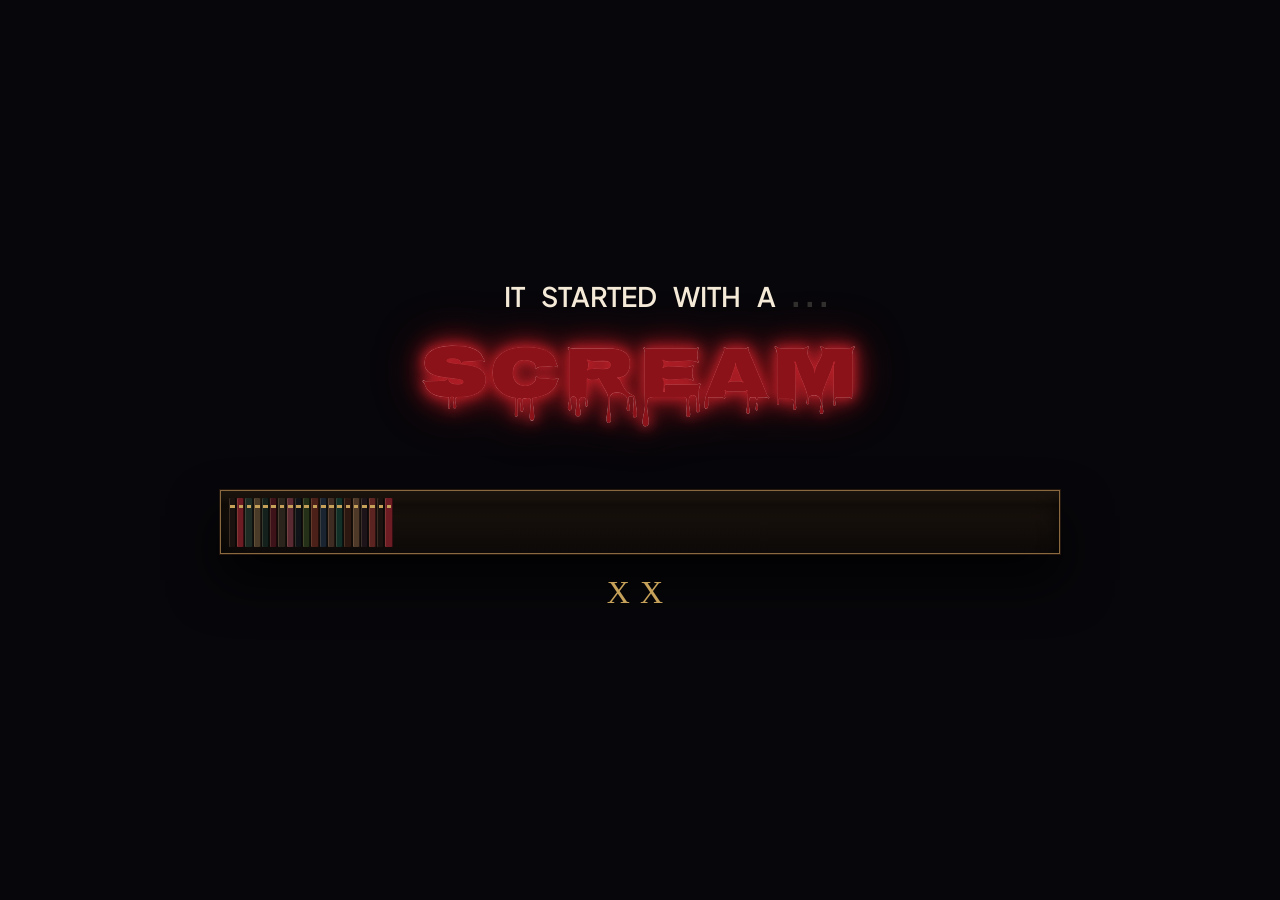
<file: index.html>
<!DOCTYPE html><html lang="en"><head><script>(function(){var path=location.pathname;var canonical=path.replace(/index\.html$/,"");if(!canonical.endsWith("/"))canonical+="/";if(canonical!==path){location.replace(canonical+location.search+location.hash);return}var section=/\/(need|stars|locations|form|comparison|contact)\/$/.exec(canonical);var p=section?canonical.slice(0,section.index+1):canonical;window.__ISWAS_BASE=p;window.__ISWAS_ROUTE=section?"/"+section[1]:"/";window.__lockIndex=!0;window.__wallReady=0;window.__showLodge=!!section;window.__morganInitialAtLibrary=!section;window.__atLibrary=!section;if(section){window.__loadN=100;window.__shelvesFilled=true;window.__veilT=performance.now()-8000;document.documentElement.classList.add("iswas-chrome")}[`plates/hitchcock.webp`,`plates/peele.webp`,`plates/lynch.webp`].forEach(function(f){var im=new Image();im.src=p+f})})();</script><meta name="twitter:card" content="summary_large_image">
<meta name="twitter:image" content="https://jotsmedia.github.io/ISWAS_v8/plates/og-hero.webp"><meta property="og:title" content="It Started With a Scream"><meta property="og:url" content="https://jotsmedia.github.io/ISWAS_v8/"><meta property="og:image" content="https://jotsmedia.github.io/ISWAS_v8/plates/og-hero.webp"><meta property="og:image:width" content="1200"><meta property="og:image:height" content="630">
<meta property="og:image:alt" content="It Started With a Scream opening hero screen: title card over the lodge library"><meta charSet="utf-8"/><meta name="viewport" content="width=device-width, initial-scale=1, viewport-fit=cover"/><link rel="stylesheet" href="assets/styles-DUFhvYpD.css" data-precedence="default"/><link rel="stylesheet" href="assets/locations.css"/><title>it started with a SCREAM</title><meta name="description" content="A preliminary presentation from Trancas International Films. Stars the world already knows, on the horror films that came first."/><meta name="theme-color" content="#07060a"/><link rel="modulepreload" href="assets/index-7le_n55D.js"/><link rel="modulepreload" href="assets/routes-_h6z7-DI.js"/><link rel="icon" type="image/svg+xml" href="favicon.svg"/><meta name="apple-mobile-web-app-title" content="It Started With a Scream"><meta name="apple-mobile-web-app-status-bar-style" content="black"></head><body><div class="relative min-h-dvh is-intro"><a href="#content" class="sr-only focus:not-sr-only focus:fixed focus:top-3 focus:left-3 focus:z-50 focus:bg-bg focus:px-3 focus:py-2">Skip to content</a><div class="scrim pointer-events-none fixed inset-0 z-[1]"></div><div class="grain pointer-events-none fixed inset-0 z-[2]"></div><div class="vignette pointer-events-none fixed inset-0 z-[2]"></div><header class="mast"><a class="brand block font-sans text-[0.68rem] font-semibold leading-none tracking-tight text-fg md:text-base" href="./"><span class="mark-rest">it started with a</span><span class="mark-scream"><span class="scream-drip" aria-hidden="true">SCREAM</span><span class="scream-blood" aria-hidden="true"><span class="drip" style="left:8%;--w:0.28em;--len:1.55em;--delay:0.02s"><i class="neck"></i><i class="bead"></i></span><span class="drip" style="left:22%;--w:0.14em;--len:2.7em;--delay:0.2s"><i class="neck"></i><i class="bead"></i></span><span class="drip" style="left:36%;--w:0.34em;--len:1.2em;--delay:0.08s"><i class="neck"></i><i class="bead"></i></span><span class="drip" style="left:50%;--w:0.16em;--len:2.9em;--delay:0.28s"><i class="neck"></i><i class="bead"></i></span><span class="drip" style="left:64%;--w:0.26em;--len:1.75em;--delay:0.12s"><i class="neck"></i><i class="bead"></i></span><span class="drip" style="left:78%;--w:0.13em;--len:2.4em;--delay:0.22s"><i class="neck"></i><i class="bead"></i></span><span class="drip" style="left:90%;--w:0.22em;--len:1.45em;--delay:0.05s"><i class="neck"></i><i class="bead"></i></span></span><span class="scream-face">SCREAM</span></span></a><button type="button" class="nav-menu-toggle" aria-label="Open presentation menu" aria-expanded="false" aria-controls="presentation-navigation"><svg viewBox="0 0 24 24" width="24" height="24" aria-hidden="true"><path d="M4 6h16M4 12h16M4 18h16"></path></svg></button><nav id="presentation-navigation" class="presentation-navigation mt-1 flex w-full items-center justify-center gap-x-2 gap-y-0 md:mt-2 md:gap-x-5" aria-label="Presentation"><a class="nav-link inline-flex items-baseline gap-1 text-[0.58rem] leading-none text-muted md:min-h-9 md:gap-1.5 md:text-sm active" href="./" data-status="active" aria-current="page"><span class="nav-index tabular-nums tracking-wider">01</span>Overview</a><a class="nav-link inline-flex items-baseline gap-1 text-[0.58rem] leading-none text-muted md:min-h-9 md:gap-1.5 md:text-sm" href="need/"><span class="nav-index tabular-nums tracking-wider">02</span>Need</a><a class="nav-link inline-flex items-baseline gap-1 text-[0.58rem] leading-none text-muted md:min-h-9 md:gap-1.5 md:text-sm" href="stars/"><span class="nav-index tabular-nums tracking-wider">03</span>Stars</a><a class="nav-link inline-flex items-baseline gap-1 text-[0.58rem] leading-none text-muted md:min-h-9 md:gap-1.5 md:text-sm" href="locations/"><span class="nav-index tabular-nums tracking-wider">04</span>Locations</a><a class="nav-link inline-flex items-baseline gap-1 text-[0.58rem] leading-none text-muted md:min-h-9 md:gap-1.5 md:text-sm" href="form/"><span class="nav-index tabular-nums tracking-wider">05</span>Form</a><a class="nav-link inline-flex items-baseline gap-1 text-[0.58rem] leading-none text-muted md:min-h-9 md:gap-1.5 md:text-sm" href="comparison/"><span class="nav-index tabular-nums tracking-wider">06</span>Comparison</a><a class="nav-link inline-flex items-baseline gap-1 text-[0.58rem] leading-none text-muted md:min-h-9 md:gap-1.5 md:text-sm" href="contact/"><span class="nav-index tabular-nums tracking-wider">07</span>Contact</a></nav></header><div class="sheet" id="content"><div class="dossier-panel"><!--$--><div class="overview-hero flex flex-col gap-5"><h1 class="hero-title w-full font-sans font-semibold leading-tight tracking-tight text-fg"><span class="hero-line mark-rest">it started with a </span><span class="hero-line mark-scream"><canvas class="scream-bleed" aria-hidden="true"></canvas><span class="scream-drip" aria-hidden="true">SCREAM</span><span class="scream-blood" aria-hidden="true"><span class="drip" style="left:8%;--w:0.28em;--len:1.55em;--delay:0.02s"><i class="neck"></i><i class="bead"></i></span><span class="drip" style="left:22%;--w:0.14em;--len:2.7em;--delay:0.2s"><i class="neck"></i><i class="bead"></i></span><span class="drip" style="left:36%;--w:0.34em;--len:1.2em;--delay:0.08s"><i class="neck"></i><i class="bead"></i></span><span class="drip" style="left:50%;--w:0.16em;--len:2.9em;--delay:0.28s"><i class="neck"></i><i class="bead"></i></span><span class="drip" style="left:64%;--w:0.26em;--len:1.75em;--delay:0.12s"><i class="neck"></i><i class="bead"></i></span><span class="drip" style="left:78%;--w:0.13em;--len:2.4em;--delay:0.22s"><i class="neck"></i><i class="bead"></i></span><span class="drip" style="left:90%;--w:0.22em;--len:1.45em;--delay:0.05s"><i class="neck"></i><i class="bead"></i></span></span><span class="scream-face">SCREAM</span></span></h1><p class="max-w-prose text-lg leading-relaxed text-pretty text-fg">A conversation with actors, directors, writers, and special effect makeup artists who found their footing in Hollywood with a horror credit. We explore their stories through sit-down interviews and archival footage of their work. This is not a hosted tour of the genre but an intimate reflection of each subject’s life and career, through a horror focused lens.</p></div><script>(function(a,f){let l;try{l=JSON.parse(sessionStorage.getItem(a)||"{}")}catch{return}const n=l?.[f||history.state?.__TSR_key];let c=!1;for(const t in n){const e=n[t],o=e?.scrollX,s=e?.scrollY;if(Number.isFinite(o)&&Number.isFinite(s)){if(t==="window")scrollTo(o,s),c=!0;else if(t)try{const r=document.querySelector(t);r&&(r.scrollLeft=o,r.scrollTop=s)}catch{}}}if(c)return;const i=location.hash.slice(1);if(i){const t=history.state?.__hashScrollIntoViewOptions??!0;if(t){const e=document.getElementById(i);e&&e.scrollIntoView(t)}return}scrollTo(0,0)})("tsr-scroll-restoration-v1_3");document.currentScript.remove()</script><!--/$--><nav class="slide-nav" aria-label="Slides"><span></span><a class="slide-link slide-link-next" href="need/"><span class="tabular-nums">02</span>Need</a></nav></div></div><footer class="site-footer"><div class="footer-bar"><span class="footer-brand">Trancas International Films</span><ul class="social-row"><li><a href="#instagram" class="footer-social" aria-label="Instagram placeholder"><svg viewBox="0 0 24 24" aria-hidden="true"><rect x="4" y="4" width="16" height="16" rx="4"></rect><circle cx="12" cy="12" r="3.5"></circle><circle cx="17.2" cy="6.8" r="0.8" fill="currentColor" stroke="none"></circle></svg></a></li><li><a href="#x" class="footer-social" aria-label="X placeholder"><svg viewBox="0 0 24 24" aria-hidden="true"><path d="M5 5 L19 19 M19 5 L5 19"></path></svg></a></li><li><a href="#facebook" class="footer-social" aria-label="Facebook placeholder"><svg viewBox="0 0 24 24" aria-hidden="true"><path d="M14 8h3V4h-3c-2.2 0-4 1.8-4 4v2H8v4h2v8h4v-8h3l1-4h-4V8c0-.6.4-1 1-1z"></path></svg></a></li><li><a href="#youtube" class="footer-social" aria-label="YouTube placeholder"><svg viewBox="0 0 24 24" aria-hidden="true"><rect x="3" y="6" width="18" height="12" rx="2"></rect><path d="M11 10 L16 12.5 L11 15 Z" fill="currentColor" stroke="none"></path></svg></a></li></ul><span class="footer-legal">© 2023 · WGA No. 2310392</span></div></footer><div class="gallery-controls"><button type="button" class="gallery-pull">360 MODE</button></div><div class="load-screen" role="status" aria-label="Loading"><div class="load-lock hero-title"><p class="load-phrase"><span class="mark-rest">it started with a</span><span class="load-dots" aria-hidden="true"><i data-on="false">.</i><i data-on="false">.</i><i data-on="false">.</i></span></p><div class="load-scream-slot"><span class="mark-scream load-scream is-dripping"><span class="scream-face">SCREAM</span><span class="scream-blood" aria-hidden="true"><span class="drip" style="left:8%;--w:0.3em;--len:1.45em;--delay:0.02s"><i class="neck"></i><i class="bead"></i></span><span class="drip" style="left:18%;--w:0.14em;--len:2.55em;--delay:0.16s"><i class="neck"></i><i class="bead"></i></span><span class="drip" style="left:27%;--w:0.38em;--len:1.15em;--delay:0.06s"><i class="neck"></i><i class="bead"></i></span><span class="drip" style="left:37%;--w:0.2em;--len:2.05em;--delay:0.0s"><i class="neck"></i><i class="bead"></i></span><span class="drip" style="left:46%;--w:0.12em;--len:2.95em;--delay:0.22s"><i class="neck"></i><i class="bead"></i></span><span class="drip" style="left:55%;--w:0.28em;--len:1.7em;--delay:0.1s"><i class="neck"></i><i class="bead"></i></span><span class="drip" style="left:64%;--w:0.16em;--len:2.35em;--delay:0.18s"><i class="neck"></i><i class="bead"></i></span><span class="drip" style="left:73%;--w:0.36em;--len:1.25em;--delay:0.04s"><i class="neck"></i><i class="bead"></i></span><span class="drip" style="left:82%;--w:0.13em;--len:2.7em;--delay:0.24s"><i class="neck"></i><i class="bead"></i></span><span class="drip" style="left:91%;--w:0.22em;--len:1.85em;--delay:0.12s"><i class="neck"></i><i class="bead"></i></span></span></span></div></div><div class="load-meter"><div class="load-volumes" aria-hidden="true"><i class="load-vol" style="background:#1a120e;--c:#1a120e;--tx:40.30120599998831px;--ty:127.20903590551247px;--rot:-3deg">PSYCHO</i><i class="load-vol" style="background:#6e1c24;--c:#6e1c24;--tx:64.57574661383823px;--ty:140.41913806539662px;--rot:-2deg">JAWS</i><i class="load-vol" style="background:#1e2a24;--c:#1e2a24;--tx:86.96157407497587px;--ty:152.60141052934787px;--rot:-1deg">EXORCIST</i><i class="load-vol" style="background:#4a3a28;--c:#4a3a28;--tx:107.67086483265231px;--ty:163.87131882213603px;--rot:0deg">NORTHWEST</i><i class="load-vol" style="background:#14201c;--c:#14201c;--tx:126.88516149722567px;--ty:174.32765766318977px;--rot:1deg">THE LAMBS</i><i class="load-vol" style="background:#3d1218;--c:#3d1218;--tx:144.7607088448578px;--ty:184.0554547977455px;--rot:2deg">ALIEN</i><i class="load-vol" style="background:#2a241c;--c:#2a241c;--tx:161.43271201733242px;--ty:193.1282882911483px;--rot:3deg">THE BIRDS</i><i class="load-vol" style="background:#5a2a32;--c:#5a2a32;--tx:177.0187626317644px;--ty:201.6101510032401px;--rot:-3deg">FRENCH CONN.</i><i class="load-vol" style="background:#101418;--c:#101418;--tx:191.62161651440732px;--ty:209.55696221933007px;--rot:-2deg">ROSEMARY</i><i class="load-vol" style="background:#243018;--c:#243018;--tx:205.33146183405853px;--ty:217.01780195878416px;--rot:-1deg">RAIDERS</i><i class="load-vol" style="background:#4a2018;--c:#4a2018;--tx:218.2277834715561px;--ty:224.03592555700652px;--rot:0deg">GODFATHER</i><i class="load-vol" style="background:#1a2430;--c:#1a2430;--tx:230.3809050649268px;--ty:230.64960283987634px;--rot:1deg">KING KONG</i><i class="load-vol" style="background:#3e2c22;--c:#3e2c22;--tx:241.85327192245956px;--ty:236.89281627960708px;--rot:2deg">BONNIE</i><i class="load-vol" style="background:#123028;--c:#123028;--tx:252.70052422291462px;--ty:242.7958450257533px;--rot:3deg">REAR WINDOW</i><i class="load-vol" style="background:#2c1810;--c:#2c1810;--tx:262.97239943659224px;--ty:248.38575599893332px;--rot:-3deg">DELIVERANCE</i><i class="load-vol" style="background:#4e3828;--c:#4e3828;--tx:272.71349485367523px;--ty:253.6868188555225px;--rot:-2deg">CHINATOWN</i><i class="load-vol" style="background:#1c1418;--c:#1c1418;--tx:281.96391488306085px;--ty:258.7208582449353px;--rot:-1deg">MANCHURIAN</i><i class="load-vol" style="background:#5c2420;--c:#5c2420;--tx:290.759822937664px;--ty:263.5075541432693px;--rot:0deg">VERTIGO</i><i class="load-vol" style="background:#1a120e;--c:#1a120e;--tx:299.13391392099084px;--ty:268.0646989784962px;--rot:1deg">GREAT ESCAPE</i><i class="load-vol" style="background:#6e1c24;--c:#6e1c24;--tx:307.1158203296906px;--ty:272.4084186297508px;--rot:2deg">HIGH NOON</i><i class="load-vol" style="background:#1e2a24;--c:#1e2a24;--tx:36.16458230459031px;--ty:265.16256461183525px;--rot:3deg">CLOCKWORK</i><i class="load-vol" style="background:#4a3a28;--c:#4a3a28;--tx:60.76829188836555px;--ty:272.8390590692527px;--rot:-3deg">TAXI DRIVER</i><i class="load-vol" style="background:#14201c;--c:#14201c;--tx:83.44550613152265px;--ty:279.9144762478907px;--rot:-2deg">LAWRENCE</i><i class="load-vol" style="background:#3d1218;--c:#3d1218;--tx:104.41397000820182px;--ty:286.45675379273837px;--rot:-1deg">INDEMNITY</i><i class="load-vol" style="background:#2a241c;--c:#2a241c;--tx:123.85980531591706px;--ty:292.52396274150476px;--rot:0deg">TITANIC</i><i class="load-vol" style="background:#5a2a32;--c:#5a2a32;--tx:141.9430503492498px;--ty:298.16603593367256px;--rot:1deg">THE FALCON</i><i class="load-vol" style="background:#101418;--c:#101418;--tx:158.80207447940208px;--ty:303.4261453839127px;--rot:2deg">STAR WARS</i><i class="load-vol" style="background:#243018;--c:#243018;--tx:174.55712549901335px;--ty:308.3418090734293px;--rot:3deg">FATAL</i><i class="load-vol" style="background:#4a2018;--c:#4a2018;--tx:189.31320219168242px;--ty:312.9457872076534px;--rot:-3deg">THE SHINING</i><i class="load-vol" style="background:#1a2430;--c:#1a2430;--tx:203.1623972728084px;--ty:317.2668132268381px;--rot:-2deg">DEER HUNTER</i><i class="load-vol" style="background:#3e2c22;--c:#3e2c22;--tx:216.1858212303576px;--ty:321.3301940550955px;--rot:-1deg">ENCOUNTERS</i><i class="load-vol" style="background:#123028;--c:#123028;--tx:228.4551919958443px;--ty:325.15830608659854px;--rot:0deg">STRANGERS</i><i class="load-vol" style="background:#2c1810;--c:#2c1810;--tx:240.03415625945095px;--ty:328.77100744326015px;--rot:1deg">FUGITIVE</i><i class="load-vol" style="background:#4e3828;--c:#4e3828;--tx:250.97939383500466px;--ty:332.1859825427574px;--rot:2deg">THE HUNTER</i><i class="load-vol" style="background:#1c1418;--c:#1c1418;--tx:261.34154552637324px;--ty:335.41903159801717px;--rot:3deg">JURASSIC</i><i class="load-vol" style="background:#5c2420;--c:#5c2420;--tx:271.16599655058616px;--ty:338.48431504959365px;--rot:-3deg">BULLITT</i><i class="load-vol" style="background:#1a120e;--c:#1a120e;--tx:280.4935410877377px;--ty:341.3945609089407px;--rot:-2deg">CASABLANCA</i><i class="load-vol" style="background:#6e1c24;--c:#6e1c24;--tx:289.3609484821482px;--ty:344.1612414163282px;--rot:-1deg">NOTORIOUS</i><i class="load-vol" style="background:#1e2a24;--c:#1e2a24;--tx:297.80144766677273px;--ty:346.79472418395665px;--rot:0deg">DIE HARD</i><i class="load-vol" style="background:#4a3a28;--c:#4a3a28;--tx:305.84514326653px;--ty:349.3044020225135px;--rot:1deg">2001</i><i class="load-vol" style="background:#14201c;--c:#14201c;--tx:31.97049473236966px;--ty:405.0324737202862px;--rot:2deg">DIRTY HARRY</i><i class="load-vol" style="background:#3d1218;--c:#3d1218;--tx:56.9101153803264px;--ty:407.0230389851427px;--rot:3deg">TERMINATOR</i><i class="load-vol" style="background:#2a241c;--c:#2a241c;--tx:79.88444371749537px;--ty:408.85674370009895px;--rot:-3deg">OZ</i><i class="load-vol" style="background:#5a2a32;--c:#5a2a32;--tx:101.11697720434996px;--ty:410.55142639958495px;--rot:-2deg">E.T.</i><i class="load-vol" style="background:#101418;--c:#101418;--tx:120.79856217617873px;--ty:412.12231955611156px;--rot:-1deg">PRIVATE RYAN</i><i class="load-vol" style="background:#243018;--c:#243018;--tx:139.09314631903783px;--ty:413.5825087163165px;--rot:0deg">CARRIE</i><i class="load-vol" style="background:#4a2018;--c:#4a2018;--tx:156.1423563743437px;--ty:414.9432978721898px;--rot:1deg">SNATCHERS</i><i class="load-vol" style="background:#1a2430;--c:#1a2430;--tx:172.06917175619722px;--ty:416.2145026722315px;--rot:2deg">DIAL M</i><i class="load-vol" style="background:#3e2c22;--c:#3e2c22;--tx:186.98089575761293px;--ty:417.4046875694014px;--rot:3deg">BEN-HUR</i><i class="load-vol" style="background:#123028;--c:#123028;--tx:200.97157619457718px;--ty:418.52135902574173px;--rot:-3deg">MARATHON</i><i class="load-vol" style="background:#2c1810;--c:#2c1810;--tx:214.12399094413763px;--ty:419.571123988851px;--rot:-2deg">RAGING BULL</i><i class="load-vol" style="background:#4e3828;--c:#4e3828;--tx:226.51128696687522px;--ty:420.55982071108355px;--rot:-1deg">ROCKY</i><i class="load-vol" style="background:#1c1418;--c:#1c1418;--tx:238.1983413724079px;--ty:421.4926273835077px;--rot:0deg">PULP FICTION</i><i class="load-vol" style="background:#5c2420;--c:#5c2420;--tx:249.24289801048423px;--ty:422.3741528533547px;--rot:1deg">BUTCH</i><i class="load-vol" style="background:#1a120e;--c:#1a120e;--tx:259.69652162400496px;--ty:423.2085127801029px;--rot:2deg">UNTIL DARK</i><i class="load-vol" style="background:#6e1c24;--c:#6e1c24;--tx:269.60540283818466px;--ty:423.999393885993px;--rot:3deg">FRANKENSTEIN</i><i class="load-vol" style="background:#1e2a24;--c:#1e2a24;--tx:279.01104050046956px;--ty:424.7501084172465px;--rot:-3deg">PRESIDENTS</i><i class="load-vol" style="background:#4a3a28;--c:#4a3a28;--tx:287.9508226328063px;--ty:425.4636405129912px;--rot:-2deg">RIVER KWAI</i><i class="load-vol" style="background:#14201c;--c:#14201c;--tx:296.458523147364px;--ty:426.14268585081464px;--rot:-1deg">APES</i><i class="load-vol" style="background:#3d1218;--c:#3d1218;--tx:304.5647282392264px;--ty:426.78968567945833px;--rot:0deg">SIXTH SENSE</i><i class="load-vol" style="background:#2a241c;--c:#2a241c;--tx:27.7177375198832px;--ty:546.8589746046871px;--rot:1deg">CAPE FEAR</i><i class="load-vol" style="background:#5a2a32;--c:#5a2a32;--tx:53.000196742524466px;--ty:543.0065645896354px;--rot:2deg">SPARTACUS</i><i class="load-vol" style="background:#101418;--c:#101418;--tx:76.27751759227273px;--ty:539.459687160685px;--rot:3deg">BABY JANE</i><i class="load-vol" style="background:#243018;--c:#243018;--tx:97.7791413216849px;--ty:536.1833812497125px;--rot:-3deg">TOUCH EVIL</i><i class="load-vol" style="background:#4a2018;--c:#4a2018;--tx:117.70078972830014px;--ty:533.1478237842721px;--rot:-2deg">DIRTY DOZEN</i><i class="load-vol" style="background:#1a2430;--c:#1a2430;--tx:136.21044003751194px;--ty:530.3274192659309px;--rot:-1deg">THE MATRIX</i><i class="load-vol" style="background:#3e2c22;--c:#3e2c22;--tx:153.45307281228003px;--ty:527.7000763084116px;--rot:0deg">SIERRA MADRE</i><i class="load-vol" style="background:#123028;--c:#123028;--tx:169.55447712113084px;--ty:525.2466278258264px;--rot:1deg">HALLOWEEN</i><i class="load-vol" style="background:#2c1810;--c:#2c1810;--tx:184.62432435728545px;--ty:522.9503626600599px;--rot:2deg">WILD BUNCH</i><i class="load-vol" style="background:#4e3828;--c:#4e3828;--tx:198.75866961059984px;--ty:520.7966444346863px;--rot:3deg">DOG DAY</i><i class="load-vol" style="background:#1c1418;--c:#1c1418;--tx:212.0420012248075px;--ty:518.7725992540657px;--rot:-3deg">GOLDFINGER</i><i class="load-vol" style="background:#5c2420;--c:#5c2420;--tx:224.5489309690035px;--ty:516.8668581637788px;--rot:-2deg">PLATOON</i><i class="load-vol" style="background:#1a120e;--c:#1a120e;--tx:236.3455962562674px;--ty:515.0693434878262px;--rot:-1deg">LAURA</i><i class="load-vol" style="background:#6e1c24;--c:#6e1c24;--tx:247.49083006375145px;--ty:513.3710905622725px;--rot:0deg">BLADE RUNNER</i><i class="load-vol" style="background:#1e2a24;--c:#1e2a24;--tx:258.03714224557166px;--ty:511.7640982078768px;--rot:1deg">THIRD MAN</i><i class="load-vol" style="background:#4a3a28;--c:#4a3a28;--tx:268.03154678404746px;--ty:510.24120267783985px;--rot:2deg">THELMA</i><i class="load-vol" style="background:#14201c;--c:#14201c;--tx:277.516262477906px;--ty:508.79597089056904px;--rot:3deg">T2</i><i class="load-vol" style="background:#3d1218;--c:#3d1218;--tx:286.52930909610626px;--ty:507.42260959085064px;--rot:-3deg">GASLIGHT</i><i class="load-vol" style="background:#2a241c;--c:#2a241c;--tx:295.10501675036437px;--ty:506.1158877343062px;--rot:-2deg">MAGNIFICENT</i><i class="load-vol" style="background:#5a2a32;--c:#5a2a32;--tx:303.27446287535906px;--ty:504.8710699026148px;--rot:-1deg">REBECCA</i><i class="load-vol" style="background:#101418;--c:#101418;--tx:23.40507093206334px;--ty:690.6834115689411px;--rot:0deg">THE OMEN</i><i class="load-vol" style="background:#243018;--c:#243018;--tx:49.03748807519051px;--ty:680.8260809135021px;--rot:1deg">STOOD STILL</i><i class="load-vol" style="background:#4a2018;--c:#4a2018;--tx:72.62383597982911px;--ty:671.7555968872781px;--rot:2deg">PHANTOM</i><i class="load-vol" style="background:#1a2430;--c:#1a2430;--tx:94.3996986851851px;--ty:663.3813621127908px;--rot:3deg">POLTERGEIST</i><i class="load-vol" style="background:#3e2c22;--c:#3e2c22;--tx:114.56583020045052px;--ty:655.6261736232675px;--rot:-3deg">DRACULA</i><i class="load-vol" style="background:#123028;--c:#123028;--tx:133.29436189821996px;--ty:648.4238357163532px;--rot:-2deg">DORIAN</i><i class="load-vol" style="background:#2c1810;--c:#2c1810;--tx:150.73372806300014px;--ty:641.7172657605187px;--rot:-1deg">THE THING</i><i class="load-vol" style="background:#4e3828;--c:#4e3828;--tx:167.01260814185503px;--ty:635.4569781434167px;--rot:0deg">ANGRY MEN</i><i class="load-vol" style="background:#1c1418;--c:#1c1418;--tx:182.24310733696456px;--ty:629.5998611272851px;--rot:1deg">NAVARONE</i><i class="load-vol" style="background:#5c2420;--c:#5c2420;--tx:196.5233418654853px;--ty:624.108182648473px;--rot:2deg">POSEIDON</i><i class="load-vol" style="background:#1a120e;--c:#1a120e;--tx:209.9395549582227px;--ty:618.948776578398px;--rot:3deg">BRAVEHEART</i><i class="load-vol" style="background:#6e1c24;--c:#6e1c24;--tx:222.56786005289365px;--ty:614.092372352419px;--rot:-3deg">BODY HEAT</i><i class="load-vol" style="background:#1e2a24;--c:#1e2a24;--tx:234.4756856254854px;--ty:609.5130393382557px;--rot:-2deg">LIVING DEAD</i><i class="load-vol" style="background:#4a3a28;--c:#4a3a28;--tx:245.72297958557903px;--ty:605.1877236676931px;--rot:-1deg">CHINA SYND.</i><i class="load-vol" style="background:#14201c;--c:#14201c;--tx:256.3632186556804px;--ty:601.0958600646138px;--rot:0deg">METAL JACKET</i><i class="load-vol" style="background:#3d1218;--c:#3d1218;--tx:266.44425860637125px;--ty:597.219044874311px;--rot:1deg">BLUE VELVET</i><i class="load-vol" style="background:#2a241c;--c:#2a241c;--tx:276.00905387119485px;--ty:593.5407593247868px;--rot:2deg">SAFETY LAST</i><i class="load-vol" style="background:#5a2a32;--c:#5a2a32;--tx:285.09626936827254px;--ty:590.046134241567px;--rot:3deg">BLOOD SIMPLE</i><i class="load-vol" style="background:#101418;--c:#101418;--tx:293.7408029076047px;--ty:586.7217491481356px;--rot:-3deg">SPEED</i><i class="load-vol" style="background:#243018;--c:#243018;--tx:301.9742330668504px;--ty:583.5554600285816px;--rot:-2deg">ROBIN HOOD</i></div><p class="load-percent">N</p></div></div></div><script data-tsr-stream-part="">(self.$R=self.$R||{})["tsr"]=[];self.$_TSR={h(){this.hydrated=!0,this.c()},e(){this.streamEnded=!0,this.c()},c(){this.hydrated&&this.streamEnded&&(delete self.$_TSR,delete self.$R.tsr)},p(e){this.initialized?e():this.buffer.push(e)},buffer:[]};$_TSR.router=($R=>$R[0]={manifest:$R[1]={routes:$R[2]={__root__:$R[3]={preloads:$R[4]=[window.__ISWAS_BASE+"assets/index-7le_n55D.js"],scripts:$R[5]=[$R[6]={attrs:$R[7]={type:"module",async:!0,src:window.__ISWAS_BASE+"assets/index-7le_n55D.js"}}]},"/":$R[8]={preloads:$R[9]=[window.__ISWAS_BASE+"assets/routes-_h6z7-DI.js"]}}},matches:$R[10]=[$R[11]={i:"__root__ ",u:1790667452726,s:"success",ssr:!0},$R[12]={i:"  ",u:1790667452726,s:"success",ssr:!0}]})($R["tsr"]);$_TSR.e();{let s=document.currentScript,p;while((p=s.previousElementSibling)&&p.hasAttribute('data-tsr-stream-part'))p.remove();s.remove()}</script><script data-iswas-links>(function(){var base=window.__ISWAS_BASE||"/";document.querySelectorAll(".mast a[href],.slide-nav a[href]").forEach(function(a){var path=new URL(a.getAttribute("href"),location.href).pathname;if(path.indexOf(base)!==0)return;var section=path.slice(base.length).replace(/\/$/,"");a.setAttribute("href",base+section)});document.currentScript.remove()})();</script><script type="module" async="" src="assets/index-7le_n55D.js"></script><script>document.currentScript.remove();/*$tsr-stream-boundary*/</script></body></html>
</file>
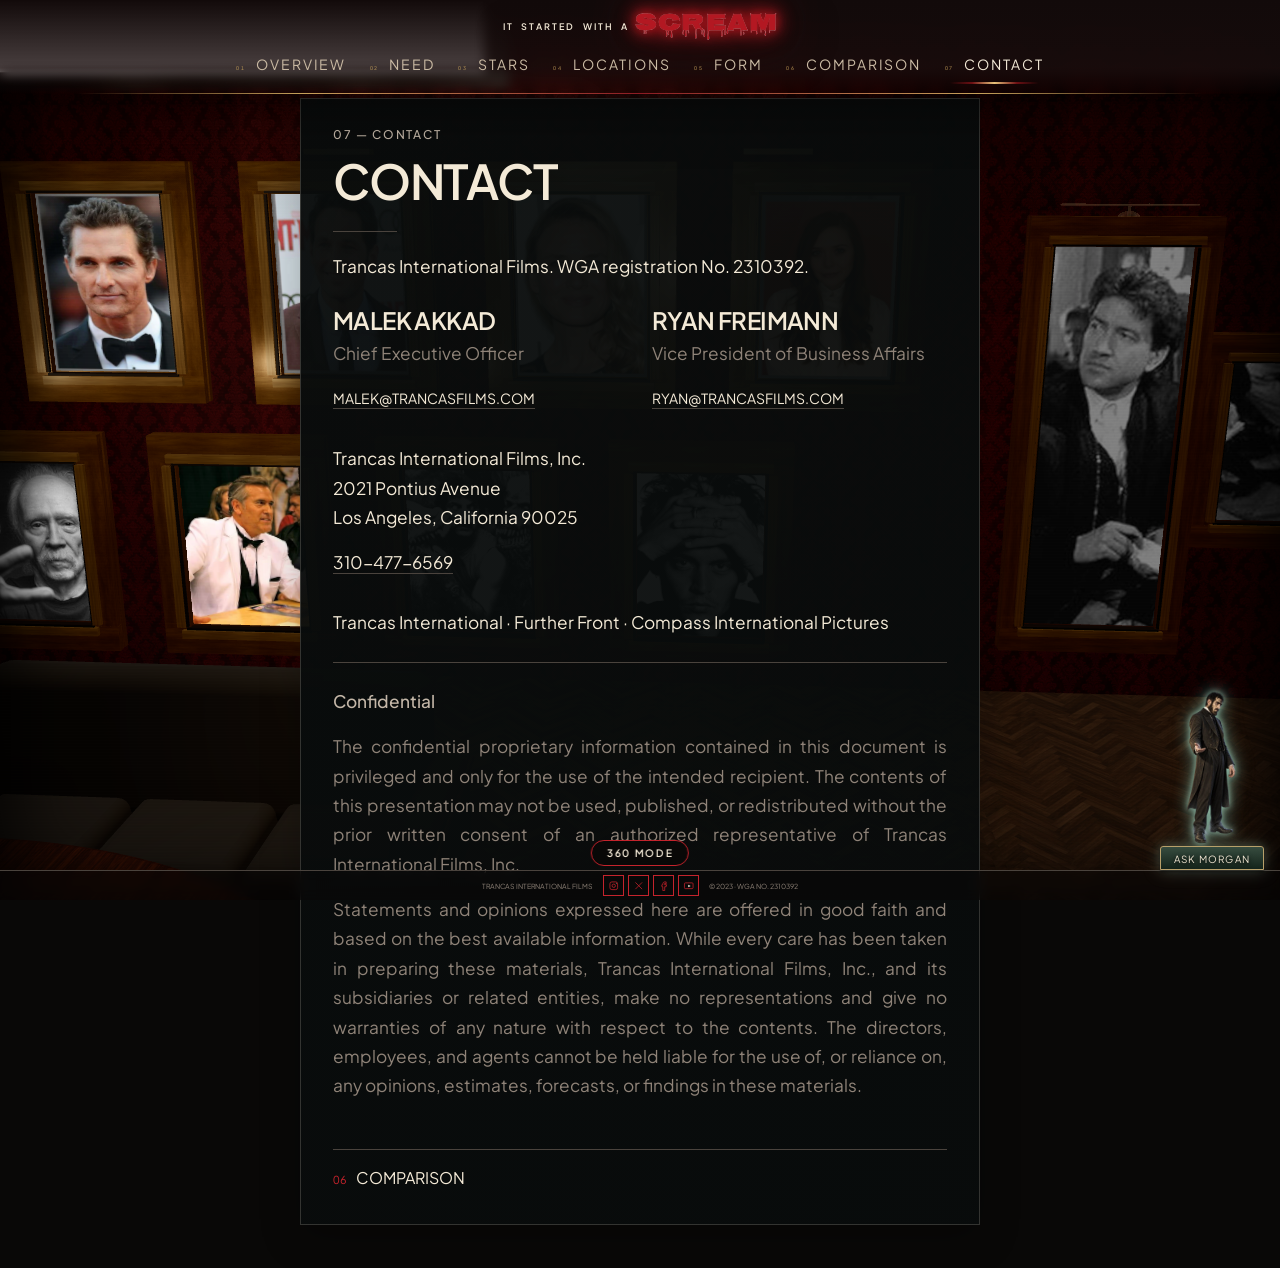
<file: comparison/index.html>
<!DOCTYPE html><html lang="en"><head><script>(function(){var path=location.pathname;var canonical=path.replace(/index\.html$/,"");if(!canonical.endsWith("/"))canonical+="/";if(canonical!==path){location.replace(canonical+location.search+location.hash);return}var section=/\/(need|stars|locations|form|comparison|contact)\/$/.exec(canonical);var p=section?canonical.slice(0,section.index+1):canonical;window.__ISWAS_BASE=p;window.__ISWAS_ROUTE=section?"/"+section[1]:"/";window.__lockIndex=!0;window.__wallReady=0;window.__showLodge=!!section;window.__morganInitialAtLibrary=!section;window.__atLibrary=!section;if(section){window.__loadN=100;window.__shelvesFilled=true;window.__veilT=performance.now()-8000;document.documentElement.classList.add("iswas-chrome")}[`plates/hitchcock.webp`,`plates/peele.webp`,`plates/lynch.webp`].forEach(function(f){var im=new Image();im.src=p+f})})();</script><meta name="twitter:card" content="summary_large_image">
<meta name="twitter:image" content="https://jotsmedia.github.io/ISWAS_v8/plates/og-hero.webp"><meta property="og:title" content="It Started With a Scream"><meta property="og:url" content="https://jotsmedia.github.io/ISWAS_v8/comparison/"><meta property="og:image" content="https://jotsmedia.github.io/ISWAS_v8/plates/og-hero.webp"><meta property="og:image:width" content="1200"><meta property="og:image:height" content="630">
<meta property="og:image:alt" content="It Started With a Scream opening hero screen: title card over the lodge library"><meta charSet="utf-8"/><meta name="viewport" content="width=device-width, initial-scale=1, viewport-fit=cover"/><link rel="stylesheet" href="../assets/styles-DUFhvYpD.css" data-precedence="default"/><link rel="stylesheet" href="../assets/locations.css"/><title>it started with a SCREAM</title><meta name="description" content="A preliminary presentation from Trancas International Films. Stars the world already knows, on the horror films that came first."/><meta name="theme-color" content="#07060a"/><link rel="modulepreload" href="../assets/index-7le_n55D.js"/><link rel="modulepreload" href="../assets/comparison-DJ0RniAw.js"/><link rel="modulepreload" href="../assets/dossier-DjjHUuDC.js"/><link rel="icon" type="image/svg+xml" href="../favicon.svg"/><meta name="apple-mobile-web-app-title" content="It Started With a Scream"><meta name="apple-mobile-web-app-status-bar-style" content="black"></head><body><div class="relative min-h-dvh"><a href="#content" class="sr-only focus:not-sr-only focus:fixed focus:top-3 focus:left-3 focus:z-50 focus:bg-bg focus:px-3 focus:py-2">Skip to content</a><div class="scrim pointer-events-none fixed inset-0 z-[1]"></div><div class="grain pointer-events-none fixed inset-0 z-[2]"></div><div class="vignette pointer-events-none fixed inset-0 z-[2]"></div><header class="mast"><a class="brand block font-sans text-[0.68rem] font-semibold leading-none tracking-tight text-fg md:text-base" href="../"><span class="mark-rest">it started with a</span><span class="mark-scream"><span class="scream-drip" aria-hidden="true">SCREAM</span><span class="scream-blood" aria-hidden="true"><span class="drip" style="left:8%;--w:0.28em;--len:1.55em;--delay:0.02s"><i class="neck"></i><i class="bead"></i></span><span class="drip" style="left:22%;--w:0.14em;--len:2.7em;--delay:0.2s"><i class="neck"></i><i class="bead"></i></span><span class="drip" style="left:36%;--w:0.34em;--len:1.2em;--delay:0.08s"><i class="neck"></i><i class="bead"></i></span><span class="drip" style="left:50%;--w:0.16em;--len:2.9em;--delay:0.28s"><i class="neck"></i><i class="bead"></i></span><span class="drip" style="left:64%;--w:0.26em;--len:1.75em;--delay:0.12s"><i class="neck"></i><i class="bead"></i></span><span class="drip" style="left:78%;--w:0.13em;--len:2.4em;--delay:0.22s"><i class="neck"></i><i class="bead"></i></span><span class="drip" style="left:90%;--w:0.22em;--len:1.45em;--delay:0.05s"><i class="neck"></i><i class="bead"></i></span></span><span class="scream-face">SCREAM</span></span></a><button type="button" class="nav-menu-toggle" aria-label="Open presentation menu" aria-expanded="false" aria-controls="presentation-navigation"><svg viewBox="0 0 24 24" width="24" height="24" aria-hidden="true"><path d="M4 6h16M4 12h16M4 18h16"></path></svg></button><nav id="presentation-navigation" class="presentation-navigation mt-1 flex w-full items-center justify-center gap-x-2 gap-y-0 md:mt-2 md:gap-x-5" aria-label="Presentation"><a class="nav-link inline-flex items-baseline gap-1 text-[0.58rem] leading-none text-muted md:min-h-9 md:gap-1.5 md:text-sm" href="../"><span class="nav-index tabular-nums tracking-wider">01</span>Overview</a><a class="nav-link inline-flex items-baseline gap-1 text-[0.58rem] leading-none text-muted md:min-h-9 md:gap-1.5 md:text-sm" href="../need/"><span class="nav-index tabular-nums tracking-wider">02</span>Need</a><a class="nav-link inline-flex items-baseline gap-1 text-[0.58rem] leading-none text-muted md:min-h-9 md:gap-1.5 md:text-sm" href="../stars/"><span class="nav-index tabular-nums tracking-wider">03</span>Stars</a><a class="nav-link inline-flex items-baseline gap-1 text-[0.58rem] leading-none text-muted md:min-h-9 md:gap-1.5 md:text-sm" href="../locations/"><span class="nav-index tabular-nums tracking-wider">04</span>Locations</a><a class="nav-link inline-flex items-baseline gap-1 text-[0.58rem] leading-none text-muted md:min-h-9 md:gap-1.5 md:text-sm" href="../form/"><span class="nav-index tabular-nums tracking-wider">05</span>Form</a><a class="nav-link inline-flex items-baseline gap-1 text-[0.58rem] leading-none text-muted md:min-h-9 md:gap-1.5 md:text-sm active" href="../comparison/" data-status="active" aria-current="page"><span class="nav-index tabular-nums tracking-wider">06</span>Comparison</a><a class="nav-link inline-flex items-baseline gap-1 text-[0.58rem] leading-none text-muted md:min-h-9 md:gap-1.5 md:text-sm" href="../contact/"><span class="nav-index tabular-nums tracking-wider">07</span>Contact</a></nav></header><div class="sheet" id="content"><div class="dossier-panel"><!--$--><article class="pb-2 comparison-page"><p class="text-xs font-medium tracking-stamp text-secondary uppercase">06<!-- --> — <!-- -->Comparison</p><h1 class="mt-2 max-w-xl font-sans text-3xl font-semibold leading-tight tracking-tight text-balance text-fg md:text-5xl">Comparison</h1><div class="mt-5 h-px w-16 bg-line" aria-hidden="true"></div><p class="mt-5 max-w-prose text-lg leading-relaxed text-pretty text-fg">The audience for serious horror nonfiction is already on the record. These series, on AMC and on Shudder, are the comparison set in the preliminary packet.</p><div class="mt-6 space-y-6"><aside class="max-w-prose border-l-2 border-line pl-4"><p class="text-xs font-medium tracking-widest text-secondary uppercase">Distinction</p><p class="mt-3 text-base leading-relaxed text-pretty text-fg">Those series showed that viewers will watch for the history, the craft, and the people behind the films. <span class="mark-rest">it started with a </span><span class="mark-scream"><span class="scream-drip" aria-hidden="true">SCREAM</span><span class="scream-blood" aria-hidden="true"><span class="drip" style="left:8%;--w:0.28em;--len:1.55em;--delay:0.02s"><i class="neck"></i><i class="bead"></i></span><span class="drip" style="left:22%;--w:0.14em;--len:2.7em;--delay:0.2s"><i class="neck"></i><i class="bead"></i></span><span class="drip" style="left:36%;--w:0.34em;--len:1.2em;--delay:0.08s"><i class="neck"></i><i class="bead"></i></span><span class="drip" style="left:50%;--w:0.16em;--len:2.9em;--delay:0.28s"><i class="neck"></i><i class="bead"></i></span><span class="drip" style="left:64%;--w:0.26em;--len:1.75em;--delay:0.12s"><i class="neck"></i><i class="bead"></i></span><span class="drip" style="left:78%;--w:0.13em;--len:2.4em;--delay:0.22s"><i class="neck"></i><i class="bead"></i></span><span class="drip" style="left:90%;--w:0.22em;--len:1.45em;--delay:0.05s"><i class="neck"></i><i class="bead"></i></span></span><span class="scream-face">SCREAM</span></span> asks a narrower question: not only how the films were made, but what the stars remember of the credit that started the career.</p></aside><ul><li class="border-t border-line py-4"><div class="flex flex-col gap-1 md:flex-row md:items-baseline md:justify-between md:gap-6"><h2 class="font-sans text-2xl font-semibold leading-snug tracking-tight text-balance text-fg">Eli Roth’s History of Horror</h2><p class="shrink-0 text-xs font-medium tracking-wider text-muted uppercase">AMC · Three seasons · 2018–2021</p></div><p class="mt-3 max-w-prose text-base leading-relaxed text-pretty text-fg">A hosted survey of the genre’s cycles, subgenres, and the filmmakers who made them.</p></li><li class="border-t border-line py-4"><div class="flex flex-col gap-1 md:flex-row md:items-baseline md:justify-between md:gap-6"><h2 class="font-sans text-2xl font-semibold leading-snug tracking-tight text-balance text-fg">Cursed Films</h2><p class="shrink-0 text-xs font-medium tracking-wider text-muted uppercase">Shudder · Two seasons · 2020–2022</p></div><p class="mt-3 max-w-prose text-base leading-relaxed text-pretty text-fg">Production histories of films shadowed by accident, tragedy, and the stories that outlived the set.</p></li><li class="border-t border-line py-4"><div class="flex flex-col gap-1 md:flex-row md:items-baseline md:justify-between md:gap-6"><h2 class="font-sans text-2xl font-semibold leading-snug tracking-tight text-balance text-fg">Horror Noire: A History of Black Horror</h2><p class="shrink-0 text-xs font-medium tracking-wider text-muted uppercase">Shudder · 2019</p></div><p class="mt-3 max-w-prose text-base leading-relaxed text-pretty text-fg">A documentary history of Black horror, told by the artists who shaped it.</p></li><li class="border-t border-line py-4"><div class="flex flex-col gap-1 md:flex-row md:items-baseline md:justify-between md:gap-6"><h2 class="font-sans text-2xl font-semibold leading-snug tracking-tight text-balance text-fg">The Core</h2><p class="shrink-0 text-xs font-medium tracking-wider text-muted uppercase">Shudder · Series · 2017</p></div><p class="mt-3 max-w-prose text-base leading-relaxed text-pretty text-fg">Mickey Keating’s Shudder series on how fear is built — technique, psychology, and the people in the room. Ten episodes, from 2017.</p></li><li class="border-t border-line py-4"><div class="flex flex-col gap-1 md:flex-row md:items-baseline md:justify-between md:gap-6"><h2 class="font-sans text-2xl font-semibold leading-snug tracking-tight text-balance text-fg">Queer for Fear: The History of Queer Horror</h2><p class="shrink-0 text-xs font-medium tracking-wider text-muted uppercase">Shudder · Miniseries · 2022</p></div><p class="mt-3 max-w-prose text-base leading-relaxed text-pretty text-fg">A four-part history of queer horror, from the gothic novel to the films that kept that history in plain sight.</p></li><li class="border-t border-line py-4"><div class="flex flex-col gap-1 md:flex-row md:items-baseline md:justify-between md:gap-6"><h2 class="font-sans text-2xl font-semibold leading-snug tracking-tight text-balance text-fg">The 101 Scariest Horror Movie Moments of All Time</h2><p class="shrink-0 text-xs font-medium tracking-wider text-muted uppercase">Shudder · Miniseries · 2022</p></div><p class="mt-3 max-w-prose text-base leading-relaxed text-pretty text-fg">A clip-driven survey of the moments audiences still cannot shake, argued by people who make and study the genre.</p></li></ul></div></article><script>(function(a,f){let l;try{l=JSON.parse(sessionStorage.getItem(a)||"{}")}catch{return}const n=l?.[f||history.state?.__TSR_key];let c=!1;for(const t in n){const e=n[t],o=e?.scrollX,s=e?.scrollY;if(Number.isFinite(o)&&Number.isFinite(s)){if(t==="window")scrollTo(o,s),c=!0;else if(t)try{const r=document.querySelector(t);r&&(r.scrollLeft=o,r.scrollTop=s)}catch{}}}if(c)return;const i=location.hash.slice(1);if(i){const t=history.state?.__hashScrollIntoViewOptions??!0;if(t){const e=document.getElementById(i);e&&e.scrollIntoView(t)}return}scrollTo(0,0)})("tsr-scroll-restoration-v1_3");document.currentScript.remove()</script><!--/$--><nav class="slide-nav" aria-label="Slides"><a class="slide-link" href="../form/"><span class="tabular-nums">05</span>Form</a><a class="slide-link slide-link-next" href="../contact/"><span class="tabular-nums">07</span>Contact</a></nav></div></div><footer class="site-footer"><div class="footer-bar"><span class="footer-brand">Trancas International Films</span><ul class="social-row"><li><a href="#instagram" class="footer-social" aria-label="Instagram placeholder"><svg viewBox="0 0 24 24" aria-hidden="true"><rect x="4" y="4" width="16" height="16" rx="4"></rect><circle cx="12" cy="12" r="3.5"></circle><circle cx="17.2" cy="6.8" r="0.8" fill="currentColor" stroke="none"></circle></svg></a></li><li><a href="#x" class="footer-social" aria-label="X placeholder"><svg viewBox="0 0 24 24" aria-hidden="true"><path d="M5 5 L19 19 M19 5 L5 19"></path></svg></a></li><li><a href="#facebook" class="footer-social" aria-label="Facebook placeholder"><svg viewBox="0 0 24 24" aria-hidden="true"><path d="M14 8h3V4h-3c-2.2 0-4 1.8-4 4v2H8v4h2v8h4v-8h3l1-4h-4V8c0-.6.4-1 1-1z"></path></svg></a></li><li><a href="#youtube" class="footer-social" aria-label="YouTube placeholder"><svg viewBox="0 0 24 24" aria-hidden="true"><rect x="3" y="6" width="18" height="12" rx="2"></rect><path d="M11 10 L16 12.5 L11 15 Z" fill="currentColor" stroke="none"></path></svg></a></li></ul><span class="footer-legal">© 2023 · WGA No. 2310392</span></div></footer><div class="gallery-controls"><button type="button" class="gallery-pull">360 MODE</button></div></div><script data-tsr-stream-part="">(self.$R=self.$R||{})["tsr"]=[];self.$_TSR={h(){this.hydrated=!0,this.c()},e(){this.streamEnded=!0,this.c()},c(){this.hydrated&&this.streamEnded&&(delete self.$_TSR,delete self.$R.tsr)},p(e){this.initialized?e():this.buffer.push(e)},buffer:[]};$_TSR.router=($R=>$R[0]={manifest:$R[1]={routes:$R[2]={__root__:$R[3]={preloads:$R[4]=[window.__ISWAS_BASE+"assets/index-7le_n55D.js"],scripts:$R[5]=[$R[6]={attrs:$R[7]={type:"module",async:!0,src:window.__ISWAS_BASE+"assets/index-7le_n55D.js"}}]},"/comparison":$R[8]={preloads:$R[9]=[window.__ISWAS_BASE+"assets/comparison-DJ0RniAw.js",window.__ISWAS_BASE+"assets/dossier-DjjHUuDC.js"]}}},matches:$R[10]=[$R[11]={i:"__root__ ",u:1790667514251,s:"success",ssr:!0},$R[12]={i:" comparison comparison",u:1790667514251,s:"success",ssr:!0}]})($R["tsr"]);$_TSR.e();{let s=document.currentScript,p;while((p=s.previousElementSibling)&&p.hasAttribute('data-tsr-stream-part'))p.remove();s.remove()}</script><script data-iswas-links>(function(){var base=window.__ISWAS_BASE||"/";document.querySelectorAll(".mast a[href],.slide-nav a[href]").forEach(function(a){var path=new URL(a.getAttribute("href"),location.href).pathname;if(path.indexOf(base)!==0)return;var section=path.slice(base.length).replace(/\/$/,"");a.setAttribute("href",base+section)});document.currentScript.remove()})();</script><script type="module" async="" src="../assets/index-7le_n55D.js"></script><script>document.currentScript.remove();/*$tsr-stream-boundary*/</script></body></html>
</file>
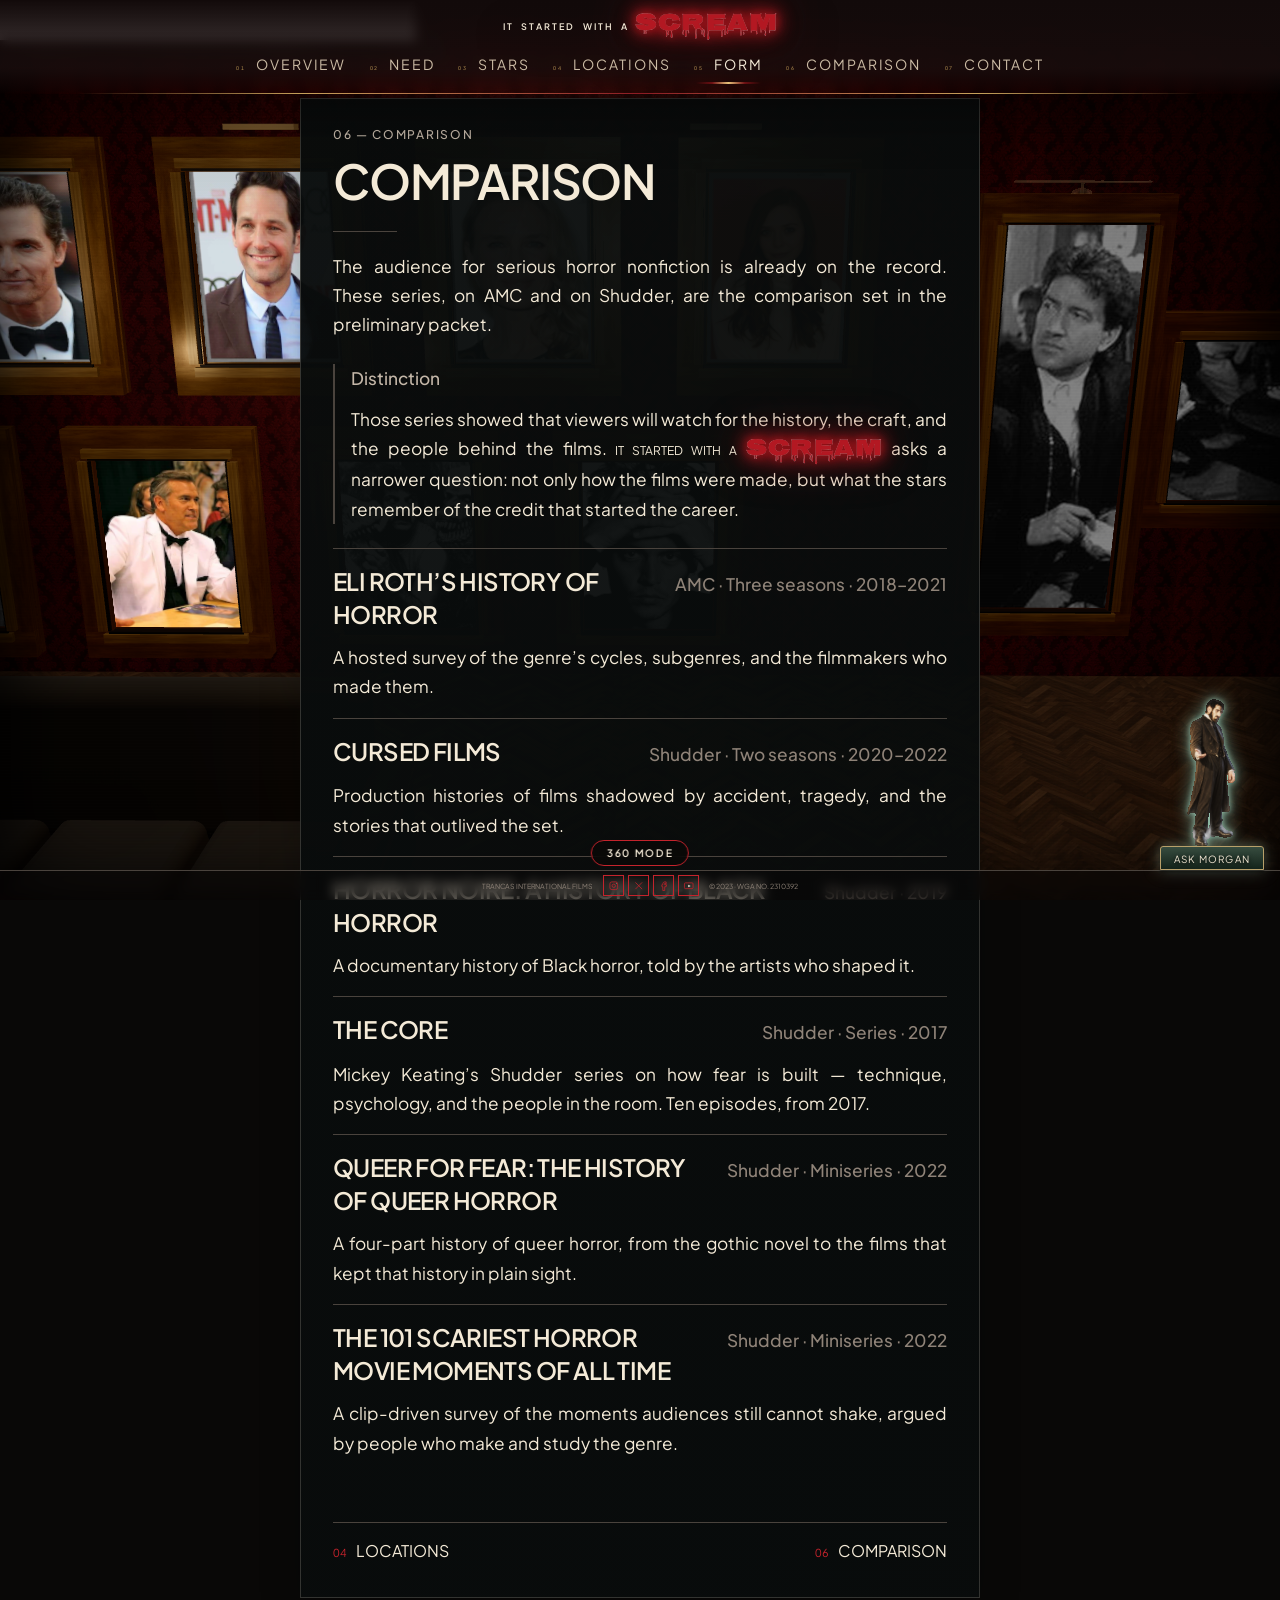
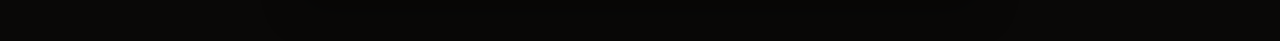
<file: contact/index.html>
<!DOCTYPE html><html lang="en"><head><script>(function(){var path=location.pathname;var canonical=path.replace(/index\.html$/,"");if(!canonical.endsWith("/"))canonical+="/";if(canonical!==path){location.replace(canonical+location.search+location.hash);return}var section=/\/(need|stars|locations|form|comparison|contact)\/$/.exec(canonical);var p=section?canonical.slice(0,section.index+1):canonical;window.__ISWAS_BASE=p;window.__ISWAS_ROUTE=section?"/"+section[1]:"/";window.__lockIndex=!0;window.__wallReady=0;window.__showLodge=!!section;window.__morganInitialAtLibrary=!section;window.__atLibrary=!section;if(section){window.__loadN=100;window.__shelvesFilled=true;window.__veilT=performance.now()-8000;document.documentElement.classList.add("iswas-chrome")}[`plates/hitchcock.webp`,`plates/peele.webp`,`plates/lynch.webp`].forEach(function(f){var im=new Image();im.src=p+f})})();</script><meta name="twitter:card" content="summary_large_image">
<meta name="twitter:image" content="https://jotsmedia.github.io/ISWAS_v8/plates/og-hero.webp"><meta property="og:title" content="It Started With a Scream"><meta property="og:url" content="https://jotsmedia.github.io/ISWAS_v8/contact/"><meta property="og:image" content="https://jotsmedia.github.io/ISWAS_v8/plates/og-hero.webp"><meta property="og:image:width" content="1200"><meta property="og:image:height" content="630">
<meta property="og:image:alt" content="It Started With a Scream opening hero screen: title card over the lodge library"><meta charSet="utf-8"/><meta name="viewport" content="width=device-width, initial-scale=1, viewport-fit=cover"/><link rel="stylesheet" href="../assets/styles-DUFhvYpD.css" data-precedence="default"/><link rel="stylesheet" href="../assets/locations.css"/><title>it started with a SCREAM</title><meta name="description" content="A preliminary presentation from Trancas International Films. Stars the world already knows, on the horror films that came first."/><meta name="theme-color" content="#07060a"/><link rel="modulepreload" href="../assets/index-7le_n55D.js"/><link rel="modulepreload" href="../assets/contact-DBe8tnEL.js"/><link rel="modulepreload" href="../assets/dossier-DjjHUuDC.js"/><link rel="icon" type="image/svg+xml" href="../favicon.svg"/><meta name="apple-mobile-web-app-title" content="It Started With a Scream"><meta name="apple-mobile-web-app-status-bar-style" content="black"></head><body><div class="relative min-h-dvh"><a href="#content" class="sr-only focus:not-sr-only focus:fixed focus:top-3 focus:left-3 focus:z-50 focus:bg-bg focus:px-3 focus:py-2">Skip to content</a><div class="scrim pointer-events-none fixed inset-0 z-[1]"></div><div class="grain pointer-events-none fixed inset-0 z-[2]"></div><div class="vignette pointer-events-none fixed inset-0 z-[2]"></div><header class="mast"><a class="brand block font-sans text-[0.68rem] font-semibold leading-none tracking-tight text-fg md:text-base" href="../"><span class="mark-rest">it started with a</span><span class="mark-scream"><span class="scream-drip" aria-hidden="true">SCREAM</span><span class="scream-blood" aria-hidden="true"><span class="drip" style="left:8%;--w:0.28em;--len:1.55em;--delay:0.02s"><i class="neck"></i><i class="bead"></i></span><span class="drip" style="left:22%;--w:0.14em;--len:2.7em;--delay:0.2s"><i class="neck"></i><i class="bead"></i></span><span class="drip" style="left:36%;--w:0.34em;--len:1.2em;--delay:0.08s"><i class="neck"></i><i class="bead"></i></span><span class="drip" style="left:50%;--w:0.16em;--len:2.9em;--delay:0.28s"><i class="neck"></i><i class="bead"></i></span><span class="drip" style="left:64%;--w:0.26em;--len:1.75em;--delay:0.12s"><i class="neck"></i><i class="bead"></i></span><span class="drip" style="left:78%;--w:0.13em;--len:2.4em;--delay:0.22s"><i class="neck"></i><i class="bead"></i></span><span class="drip" style="left:90%;--w:0.22em;--len:1.45em;--delay:0.05s"><i class="neck"></i><i class="bead"></i></span></span><span class="scream-face">SCREAM</span></span></a><button type="button" class="nav-menu-toggle" aria-label="Open presentation menu" aria-expanded="false" aria-controls="presentation-navigation"><svg viewBox="0 0 24 24" width="24" height="24" aria-hidden="true"><path d="M4 6h16M4 12h16M4 18h16"></path></svg></button><nav id="presentation-navigation" class="presentation-navigation mt-1 flex w-full items-center justify-center gap-x-2 gap-y-0 md:mt-2 md:gap-x-5" aria-label="Presentation"><a class="nav-link inline-flex items-baseline gap-1 text-[0.58rem] leading-none text-muted md:min-h-9 md:gap-1.5 md:text-sm" href="../"><span class="nav-index tabular-nums tracking-wider">01</span>Overview</a><a class="nav-link inline-flex items-baseline gap-1 text-[0.58rem] leading-none text-muted md:min-h-9 md:gap-1.5 md:text-sm" href="../need/"><span class="nav-index tabular-nums tracking-wider">02</span>Need</a><a class="nav-link inline-flex items-baseline gap-1 text-[0.58rem] leading-none text-muted md:min-h-9 md:gap-1.5 md:text-sm" href="../stars/"><span class="nav-index tabular-nums tracking-wider">03</span>Stars</a><a class="nav-link inline-flex items-baseline gap-1 text-[0.58rem] leading-none text-muted md:min-h-9 md:gap-1.5 md:text-sm" href="../locations/"><span class="nav-index tabular-nums tracking-wider">04</span>Locations</a><a class="nav-link inline-flex items-baseline gap-1 text-[0.58rem] leading-none text-muted md:min-h-9 md:gap-1.5 md:text-sm" href="../form/"><span class="nav-index tabular-nums tracking-wider">05</span>Form</a><a class="nav-link inline-flex items-baseline gap-1 text-[0.58rem] leading-none text-muted md:min-h-9 md:gap-1.5 md:text-sm" href="../comparison/"><span class="nav-index tabular-nums tracking-wider">06</span>Comparison</a><a class="nav-link inline-flex items-baseline gap-1 text-[0.58rem] leading-none text-muted md:min-h-9 md:gap-1.5 md:text-sm active" href="../contact/" data-status="active" aria-current="page"><span class="nav-index tabular-nums tracking-wider">07</span>Contact</a></nav></header><div class="sheet" id="content"><div class="dossier-panel"><!--$--><article class="pb-2"><p class="text-xs font-medium tracking-stamp text-secondary uppercase">07<!-- --> — <!-- -->Contact</p><h1 class="mt-2 max-w-xl font-sans text-3xl font-semibold leading-tight tracking-tight text-balance text-fg md:text-5xl">Contact</h1><div class="mt-5 h-px w-16 bg-line" aria-hidden="true"></div><p class="mt-5 max-w-prose text-lg leading-relaxed text-pretty text-fg">Trancas International Films. WGA registration No. 2310392.</p><div class="mt-6 space-y-6"><ul class="grid gap-6 sm:grid-cols-2"><li><h2 class="font-sans text-2xl font-semibold leading-tight tracking-tight text-fg">Malek Akkad</h2><p class="mt-1 text-sm text-muted">Chief Executive Officer</p><a href="mailto:Malek@trancasfilms.com" class="mt-2 inline-flex min-h-11 items-center text-sm text-fg underline decoration-line underline-offset-4">Malek@trancasfilms.com</a></li><li><h2 class="font-sans text-2xl font-semibold leading-tight tracking-tight text-fg">Ryan Freimann</h2><p class="mt-1 text-sm text-muted">Vice President of Business Affairs</p><a href="mailto:Ryan@trancasfilms.com" class="mt-2 inline-flex min-h-11 items-center text-sm text-fg underline decoration-line underline-offset-4">Ryan@trancasfilms.com</a></li></ul><div class="max-w-prose text-sm leading-relaxed text-fg"><p>Trancas International Films, Inc.<br/>2021 Pontius Avenue<br/>Los Angeles, California 90025</p><p class="mt-2"><a href="tel:+13104776569" class="inline-flex min-h-11 items-center text-fg underline decoration-line underline-offset-4">310-477-6569</a></p></div><p class="text-sm text-fg">Trancas International · Further Front · Compass International Pictures</p><div class="border-t border-line pt-6"><p class="text-xs font-medium tracking-widest text-secondary uppercase">Confidential</p><div class="mt-4 space-y-4"><p class="max-w-prose text-sm leading-relaxed text-pretty text-muted">The confidential proprietary information contained in this document is privileged and only for the use of the intended recipient. The contents of this presentation may not be used, published, or redistributed without the prior written consent of an authorized representative of Trancas International Films, Inc.</p><p class="max-w-prose text-sm leading-relaxed text-pretty text-muted">Statements and opinions expressed here are offered in good faith and based on the best available information. While every care has been taken in preparing these materials, Trancas International Films, Inc., and its subsidiaries or related entities, make no representations and give no warranties of any nature with respect to the contents. The directors, employees, and agents cannot be held liable for the use of, or reliance on, any opinions, estimates, forecasts, or findings in these materials.</p></div></div></div></article><script>(function(a,f){let l;try{l=JSON.parse(sessionStorage.getItem(a)||"{}")}catch{return}const n=l?.[f||history.state?.__TSR_key];let c=!1;for(const t in n){const e=n[t],o=e?.scrollX,s=e?.scrollY;if(Number.isFinite(o)&&Number.isFinite(s)){if(t==="window")scrollTo(o,s),c=!0;else if(t)try{const r=document.querySelector(t);r&&(r.scrollLeft=o,r.scrollTop=s)}catch{}}}if(c)return;const i=location.hash.slice(1);if(i){const t=history.state?.__hashScrollIntoViewOptions??!0;if(t){const e=document.getElementById(i);e&&e.scrollIntoView(t)}return}scrollTo(0,0)})("tsr-scroll-restoration-v1_3");document.currentScript.remove()</script><!--/$--><nav class="slide-nav" aria-label="Slides"><a class="slide-link" href="../comparison/"><span class="tabular-nums">06</span>Comparison</a></nav></div></div><footer class="site-footer"><div class="footer-bar"><span class="footer-brand">Trancas International Films</span><ul class="social-row"><li><a href="#instagram" class="footer-social" aria-label="Instagram placeholder"><svg viewBox="0 0 24 24" aria-hidden="true"><rect x="4" y="4" width="16" height="16" rx="4"></rect><circle cx="12" cy="12" r="3.5"></circle><circle cx="17.2" cy="6.8" r="0.8" fill="currentColor" stroke="none"></circle></svg></a></li><li><a href="#x" class="footer-social" aria-label="X placeholder"><svg viewBox="0 0 24 24" aria-hidden="true"><path d="M5 5 L19 19 M19 5 L5 19"></path></svg></a></li><li><a href="#facebook" class="footer-social" aria-label="Facebook placeholder"><svg viewBox="0 0 24 24" aria-hidden="true"><path d="M14 8h3V4h-3c-2.2 0-4 1.8-4 4v2H8v4h2v8h4v-8h3l1-4h-4V8c0-.6.4-1 1-1z"></path></svg></a></li><li><a href="#youtube" class="footer-social" aria-label="YouTube placeholder"><svg viewBox="0 0 24 24" aria-hidden="true"><rect x="3" y="6" width="18" height="12" rx="2"></rect><path d="M11 10 L16 12.5 L11 15 Z" fill="currentColor" stroke="none"></path></svg></a></li></ul><span class="footer-legal">© 2023 · WGA No. 2310392</span></div></footer><div class="gallery-controls"><button type="button" class="gallery-pull">360 MODE</button></div></div><script data-tsr-stream-part="">(self.$R=self.$R||{})["tsr"]=[];self.$_TSR={h(){this.hydrated=!0,this.c()},e(){this.streamEnded=!0,this.c()},c(){this.hydrated&&this.streamEnded&&(delete self.$_TSR,delete self.$R.tsr)},p(e){this.initialized?e():this.buffer.push(e)},buffer:[]};$_TSR.router=($R=>$R[0]={manifest:$R[1]={routes:$R[2]={__root__:$R[3]={preloads:$R[4]=[window.__ISWAS_BASE+"assets/index-7le_n55D.js"],scripts:$R[5]=[$R[6]={attrs:$R[7]={type:"module",async:!0,src:window.__ISWAS_BASE+"assets/index-7le_n55D.js"}}]},"/contact":$R[8]={preloads:$R[9]=[window.__ISWAS_BASE+"assets/contact-DBe8tnEL.js",window.__ISWAS_BASE+"assets/dossier-DjjHUuDC.js"]}}},matches:$R[10]=[$R[11]={i:"__root__ ",u:1790667514343,s:"success",ssr:!0},$R[12]={i:" contact contact",u:1790667514343,s:"success",ssr:!0}]})($R["tsr"]);$_TSR.e();{let s=document.currentScript,p;while((p=s.previousElementSibling)&&p.hasAttribute('data-tsr-stream-part'))p.remove();s.remove()}</script><script data-iswas-links>(function(){var base=window.__ISWAS_BASE||"/";document.querySelectorAll(".mast a[href],.slide-nav a[href]").forEach(function(a){var path=new URL(a.getAttribute("href"),location.href).pathname;if(path.indexOf(base)!==0)return;var section=path.slice(base.length).replace(/\/$/,"");a.setAttribute("href",base+section)});document.currentScript.remove()})();</script><script type="module" async="" src="../assets/index-7le_n55D.js"></script><script>document.currentScript.remove();/*$tsr-stream-boundary*/</script></body></html>
</file>
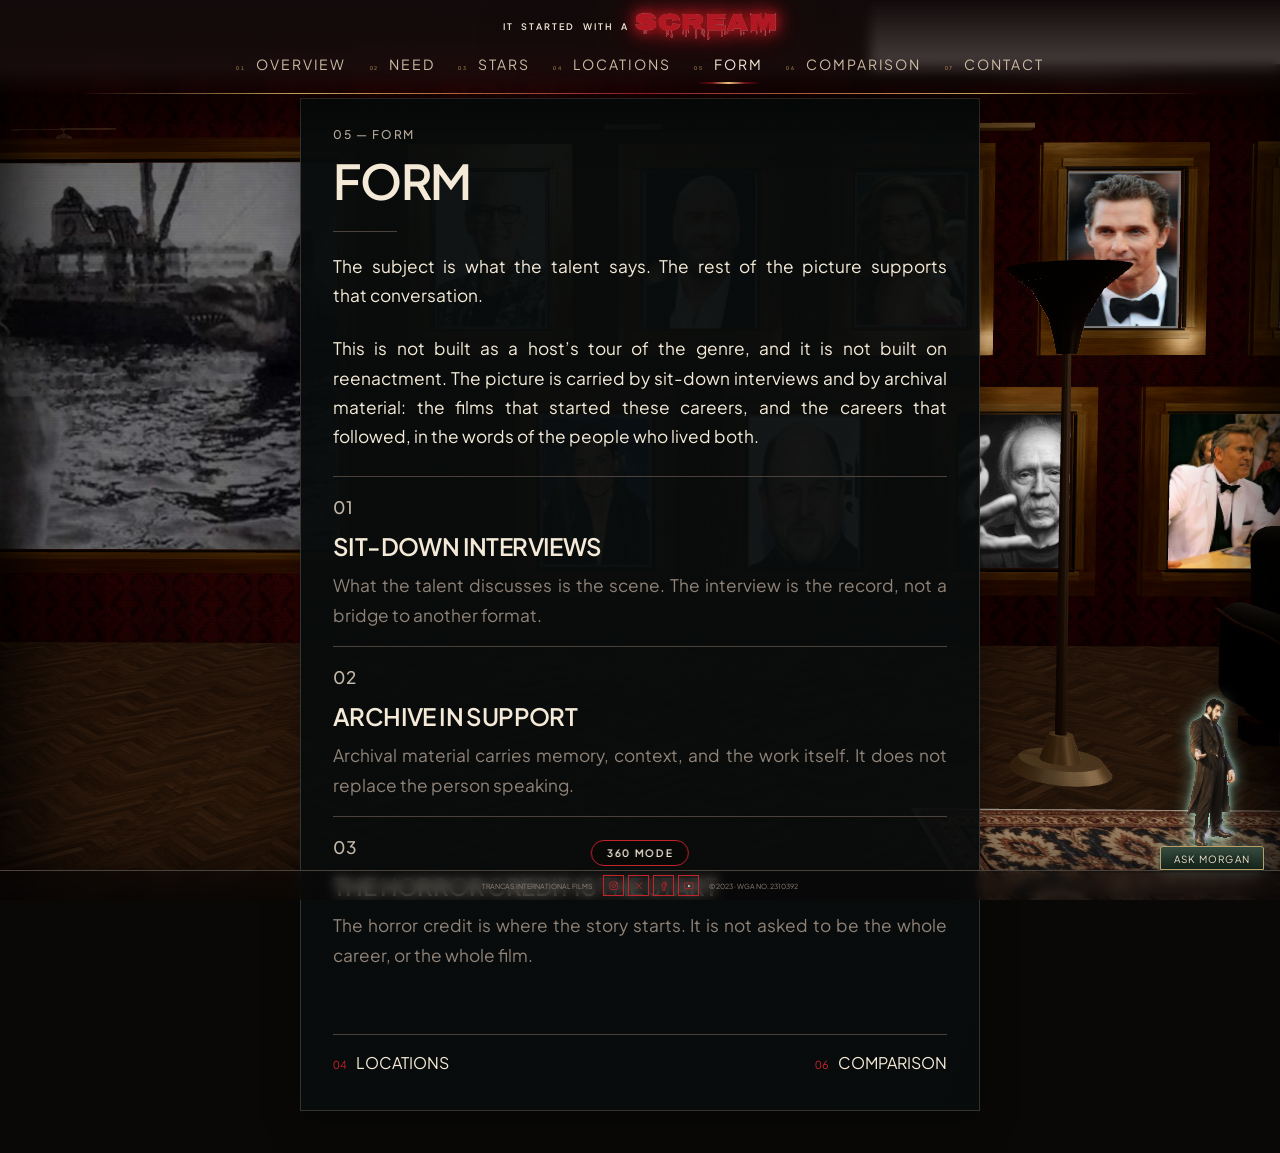
<file: locations/index.html>
<!DOCTYPE html><html lang="en"><head><script>(function(){var path=location.pathname;var canonical=path.replace(/index\.html$/,"");if(!canonical.endsWith("/"))canonical+="/";if(canonical!==path){location.replace(canonical+location.search+location.hash);return}var section=/\/(need|stars|locations|form|comparison|contact)\/$/.exec(canonical);var p=section?canonical.slice(0,section.index+1):canonical;window.__ISWAS_BASE=p;window.__ISWAS_ROUTE=section?"/"+section[1]:"/";window.__lockIndex=!0;window.__wallReady=0;window.__showLodge=!!section;window.__morganInitialAtLibrary=!section;window.__atLibrary=!section;if(section){window.__loadN=100;window.__shelvesFilled=true;window.__veilT=performance.now()-8000;document.documentElement.classList.add("iswas-chrome")}[`plates/hitchcock.webp`,`plates/peele.webp`,`plates/lynch.webp`].forEach(function(f){var im=new Image();im.src=p+f})})();</script><meta name="twitter:card" content="summary_large_image">
<meta name="twitter:image" content="https://jotsmedia.github.io/ISWAS_v8/plates/og-hero.webp"><meta property="og:title" content="It Started With a Scream"><meta property="og:url" content="https://jotsmedia.github.io/ISWAS_v8/need/"><meta property="og:image" content="https://jotsmedia.github.io/ISWAS_v8/plates/og-hero.webp"><meta property="og:image:width" content="1200"><meta property="og:image:height" content="630">
<meta property="og:image:alt" content="It Started With a Scream opening hero screen: title card over the lodge library"><meta charSet="utf-8"/><meta name="viewport" content="width=device-width, initial-scale=1, viewport-fit=cover"/><link rel="stylesheet" href="../assets/styles-DUFhvYpD.css" data-precedence="default"/><link rel="stylesheet" href="../assets/locations.css"/><title>it started with a SCREAM</title><meta name="description" content="A preliminary presentation from Trancas International Films. Stars the world already knows, on the horror films that came first."/><meta name="theme-color" content="#07060a"/><link rel="modulepreload" href="../assets/index-7le_n55D.js"/><link rel="modulepreload" href="../assets/locations.js"/><link rel="modulepreload" href="../assets/dossier-DjjHUuDC.js"/><link rel="icon" type="image/svg+xml" href="../favicon.svg"/><meta name="apple-mobile-web-app-title" content="It Started With a Scream"><meta name="apple-mobile-web-app-status-bar-style" content="black"></head><body><div class="relative min-h-dvh"><a href="#content" class="sr-only focus:not-sr-only focus:fixed focus:top-3 focus:left-3 focus:z-50 focus:bg-bg focus:px-3 focus:py-2">Skip to content</a><div class="scrim pointer-events-none fixed inset-0 z-[1]"></div><div class="grain pointer-events-none fixed inset-0 z-[2]"></div><div class="vignette pointer-events-none fixed inset-0 z-[2]"></div><header class="mast"><a class="brand block font-sans text-[0.68rem] font-semibold leading-none tracking-tight text-fg md:text-base" href="../"><span class="mark-rest">it started with a</span><span class="mark-scream"><span class="scream-drip" aria-hidden="true">SCREAM</span><span class="scream-blood" aria-hidden="true"><span class="drip" style="left:8%;--w:0.28em;--len:1.55em;--delay:0.02s"><i class="neck"></i><i class="bead"></i></span><span class="drip" style="left:22%;--w:0.14em;--len:2.7em;--delay:0.2s"><i class="neck"></i><i class="bead"></i></span><span class="drip" style="left:36%;--w:0.34em;--len:1.2em;--delay:0.08s"><i class="neck"></i><i class="bead"></i></span><span class="drip" style="left:50%;--w:0.16em;--len:2.9em;--delay:0.28s"><i class="neck"></i><i class="bead"></i></span><span class="drip" style="left:64%;--w:0.26em;--len:1.75em;--delay:0.12s"><i class="neck"></i><i class="bead"></i></span><span class="drip" style="left:78%;--w:0.13em;--len:2.4em;--delay:0.22s"><i class="neck"></i><i class="bead"></i></span><span class="drip" style="left:90%;--w:0.22em;--len:1.45em;--delay:0.05s"><i class="neck"></i><i class="bead"></i></span></span><span class="scream-face">SCREAM</span></span></a><button type="button" class="nav-menu-toggle" aria-label="Open presentation menu" aria-expanded="false" aria-controls="presentation-navigation"><svg viewBox="0 0 24 24" width="24" height="24" aria-hidden="true"><path d="M4 6h16M4 12h16M4 18h16"></path></svg></button><nav id="presentation-navigation" class="presentation-navigation mt-1 flex w-full items-center justify-center gap-x-2 gap-y-0 md:mt-2 md:gap-x-5" aria-label="Presentation"><a class="nav-link inline-flex items-baseline gap-1 text-[0.58rem] leading-none text-muted md:min-h-9 md:gap-1.5 md:text-sm" href="../"><span class="nav-index tabular-nums tracking-wider">01</span>Overview</a><a class="nav-link inline-flex items-baseline gap-1 text-[0.58rem] leading-none text-muted md:min-h-9 md:gap-1.5 md:text-sm" href="../need/"><span class="nav-index tabular-nums tracking-wider">02</span>Need</a><a class="nav-link inline-flex items-baseline gap-1 text-[0.58rem] leading-none text-muted md:min-h-9 md:gap-1.5 md:text-sm" href="../stars/"><span class="nav-index tabular-nums tracking-wider">03</span>Stars</a><a class="nav-link inline-flex items-baseline gap-1 text-[0.58rem] leading-none text-muted md:min-h-9 md:gap-1.5 md:text-sm active" href="../locations/" data-status="active" aria-current="page"><span class="nav-index tabular-nums tracking-wider">04</span>Locations</a><a class="nav-link inline-flex items-baseline gap-1 text-[0.58rem] leading-none text-muted md:min-h-9 md:gap-1.5 md:text-sm" href="../form/"><span class="nav-index tabular-nums tracking-wider">05</span>Form</a><a class="nav-link inline-flex items-baseline gap-1 text-[0.58rem] leading-none text-muted md:min-h-9 md:gap-1.5 md:text-sm" href="../comparison/"><span class="nav-index tabular-nums tracking-wider">06</span>Comparison</a><a class="nav-link inline-flex items-baseline gap-1 text-[0.58rem] leading-none text-muted md:min-h-9 md:gap-1.5 md:text-sm" href="../contact/"><span class="nav-index tabular-nums tracking-wider">07</span>Contact</a></nav></header><div class="sheet" id="content"><div class="dossier-panel"><!--$--><article class="pb-2 locations-page"><p class="text-xs font-medium tracking-stamp text-secondary uppercase">04<!-- --> — <!-- -->Locations</p><h1 class="mt-2 max-w-xl font-sans text-3xl font-semibold leading-tight tracking-tight text-balance text-fg md:text-5xl">Locations</h1><div class="mt-5 h-px w-16 bg-line" aria-hidden="true"></div><p class="mt-5 max-w-prose text-lg leading-relaxed text-pretty text-fg">Every nightmare begins somewhere.</p><div class="mt-6 space-y-6"><p class="max-w-prose text-base leading-relaxed text-pretty text-fg">Explore the places connected to the films in the collection. Turn the world, choose a marker, and discover its story.</p><div class="locations-actions"><button type="button" class="locations-open-globe"><span>EXPLORE THE HORROR GLOBE</span><span aria-hidden="true">↗</span></button><button type="button" class="locations-open-globe locations-view-room">VIEW IN 360</button></div><p class="locations-instructions">Drag to turn the globe. Select a marker to explore a location.</p></div></article><script>(function(a,f){let l;try{l=JSON.parse(sessionStorage.getItem(a)||"{}")}catch{return}const n=l?.[f||history.state?.__TSR_key];let c=!1;for(const t in n){const e=n[t],o=e?.scrollX,s=e?.scrollY;if(Number.isFinite(o)&&Number.isFinite(s)){if(t==="window")scrollTo(o,s),c=!0;else if(t)try{const r=document.querySelector(t);r&&(r.scrollLeft=o,r.scrollTop=s)}catch{}}}if(c)return;const i=location.hash.slice(1);if(i){const t=history.state?.__hashScrollIntoViewOptions??!0;if(t){const e=document.getElementById(i);e&&e.scrollIntoView(t)}return}scrollTo(0,0)})("tsr-scroll-restoration-v1_3");document.currentScript.remove()</script><!--/$--><nav class="slide-nav" aria-label="Slides"><a class="slide-link" href="../stars/"><span class="tabular-nums">03</span>Stars</a><a class="slide-link slide-link-next" href="../form/"><span class="tabular-nums">05</span>Form</a></nav></div></div><footer class="site-footer"><div class="footer-bar"><span class="footer-brand">Trancas International Films</span><ul class="social-row"><li><a href="#instagram" class="footer-social" aria-label="Instagram placeholder"><svg viewBox="0 0 24 24" aria-hidden="true"><rect x="4" y="4" width="16" height="16" rx="4"></rect><circle cx="12" cy="12" r="3.5"></circle><circle cx="17.2" cy="6.8" r="0.8" fill="currentColor" stroke="none"></circle></svg></a></li><li><a href="#x" class="footer-social" aria-label="X placeholder"><svg viewBox="0 0 24 24" aria-hidden="true"><path d="M5 5 L19 19 M19 5 L5 19"></path></svg></a></li><li><a href="#facebook" class="footer-social" aria-label="Facebook placeholder"><svg viewBox="0 0 24 24" aria-hidden="true"><path d="M14 8h3V4h-3c-2.2 0-4 1.8-4 4v2H8v4h2v8h4v-8h3l1-4h-4V8c0-.6.4-1 1-1z"></path></svg></a></li><li><a href="#youtube" class="footer-social" aria-label="YouTube placeholder"><svg viewBox="0 0 24 24" aria-hidden="true"><rect x="3" y="6" width="18" height="12" rx="2"></rect><path d="M11 10 L16 12.5 L11 15 Z" fill="currentColor" stroke="none"></path></svg></a></li></ul><span class="footer-legal">© 2023 · WGA No. 2310392</span></div></footer><div class="gallery-controls"><button type="button" class="gallery-pull">360 MODE</button></div></div><script data-tsr-stream-part="">(self.$R=self.$R||{})["tsr"]=[];self.$_TSR={h(){this.hydrated=!0,this.c()},e(){this.streamEnded=!0,this.c()},c(){this.hydrated&&this.streamEnded&&(delete self.$_TSR,delete self.$R.tsr)},p(e){this.initialized?e():this.buffer.push(e)},buffer:[]};$_TSR.router=($R=>$R[0]={manifest:$R[1]={routes:$R[2]={__root__:$R[3]={preloads:$R[4]=[window.__ISWAS_BASE+"assets/index-7le_n55D.js"],scripts:$R[5]=[$R[6]={attrs:$R[7]={type:"module",async:!0,src:window.__ISWAS_BASE+"assets/index-7le_n55D.js"}}]},"/locations":$R[8]={preloads:$R[9]=[window.__ISWAS_BASE+"assets/locations.js",window.__ISWAS_BASE+"assets/dossier-DjjHUuDC.js"]}}},matches:$R[10]=[$R[11]={i:"__root__ ",u:1790667513989,s:"success",ssr:!0},$R[12]={i:" locations locations",u:1790667513989,s:"success",ssr:!0}]})($R["tsr"]);$_TSR.e();{let s=document.currentScript,p;while((p=s.previousElementSibling)&&p.hasAttribute('data-tsr-stream-part'))p.remove();s.remove()}</script><script data-iswas-links>(function(){var base=window.__ISWAS_BASE||"/";document.querySelectorAll(".mast a[href],.slide-nav a[href]").forEach(function(a){var path=new URL(a.getAttribute("href"),location.href).pathname;if(path.indexOf(base)!==0)return;var section=path.slice(base.length).replace(/\/$/,"");a.setAttribute("href",base+section)});document.currentScript.remove()})();</script><script type="module" async="" src="../assets/index-7le_n55D.js"></script><script>document.currentScript.remove();/*$tsr-stream-boundary*/</script></body></html>
</file>
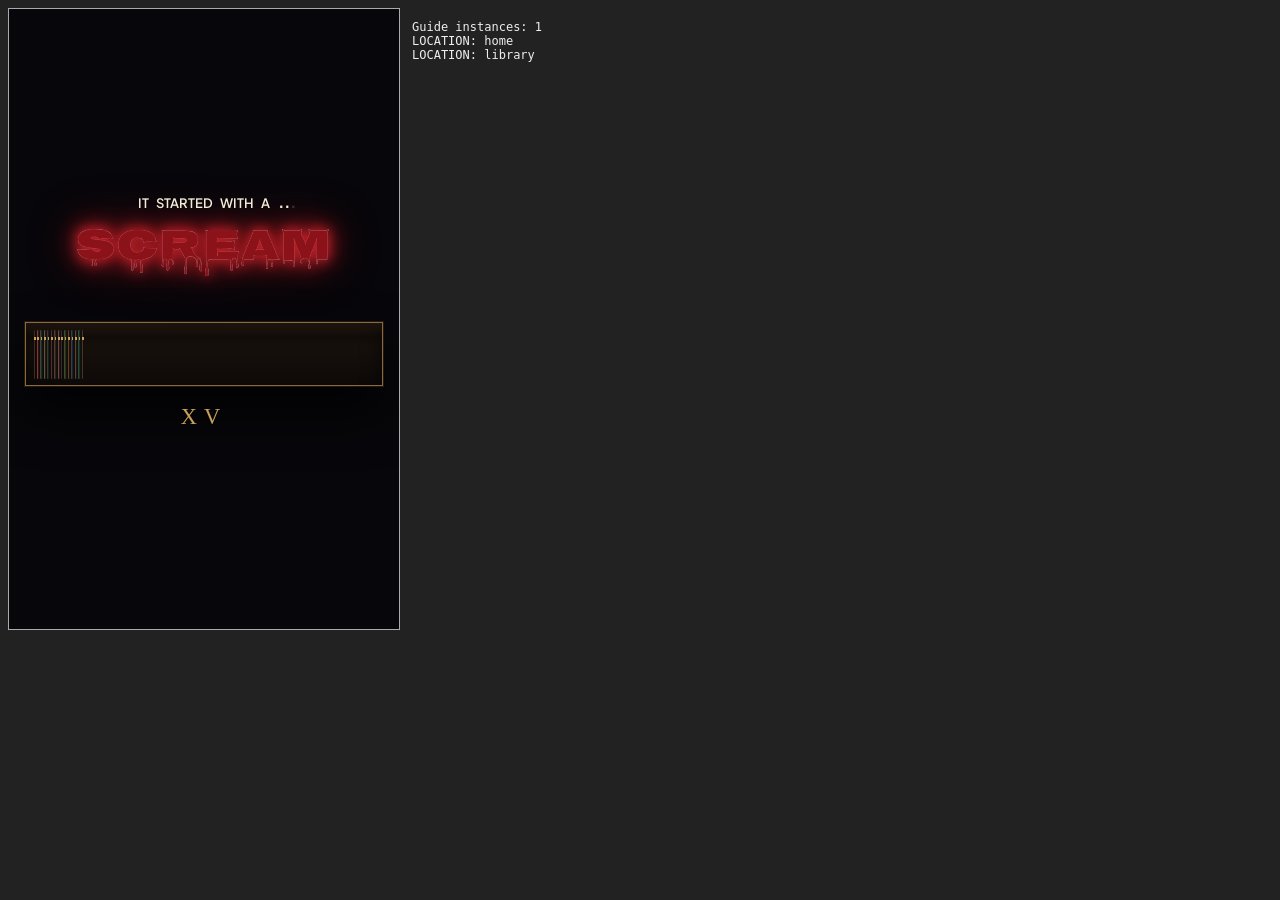
<file: tools/lifecycle-preview.html>
<!doctype html><meta name="viewport" content="width=device-width,initial-scale=1"><title>Morgan release verification</title><style>body{margin:8px;background:#222;color:#eee;font:12px system-ui;display:flex;gap:12px}iframe{width:390px;height:620px;border:1px solid #aaa;flex:none}pre{max-width:360px;white-space:pre-wrap}</style><iframe id="preview" title="Release mobile preview" src="../?qa=1"></iframe><pre id="result">Waiting for startup…</pre><script>
const frame=document.querySelector('iframe'),result=document.querySelector('pre');let observed=false,start=0,entries=[],lastLocation='';
setInterval(()=>{const win=frame.contentWindow,doc=frame.contentDocument;if(!doc)return;const bubble=doc.querySelector('.morgan-speech-bubble'),visible=!!bubble&&!bubble.hidden;const now=performance.now();if(visible&&!observed){start=now;entries.push('BUBBLE OPEN — X present: '+!!bubble.querySelector('.morgan-bubble-close'));}if(!visible&&observed){const duration=Math.round(now-start);entries.push('BUBBLE CLOSED after '+duration+'ms ('+(duration<=3100?'PASS':'FAIL')+')')};observed=visible;const location=doc.querySelector('#morgan-card[open]')?'dialog':win.__morganInTransit?'flight':win.__morganControlsIntro?'controls':doc.querySelector('#morgan-guide.morgan-at-library')?'library':'home';if(location!==lastLocation){entries.push('LOCATION: '+location);lastLocation=location}result.textContent='Guide instances: '+doc.querySelectorAll('#morgan-guide').length+'\n'+entries.slice(-18).join('\n');},50);
</script>
</file>
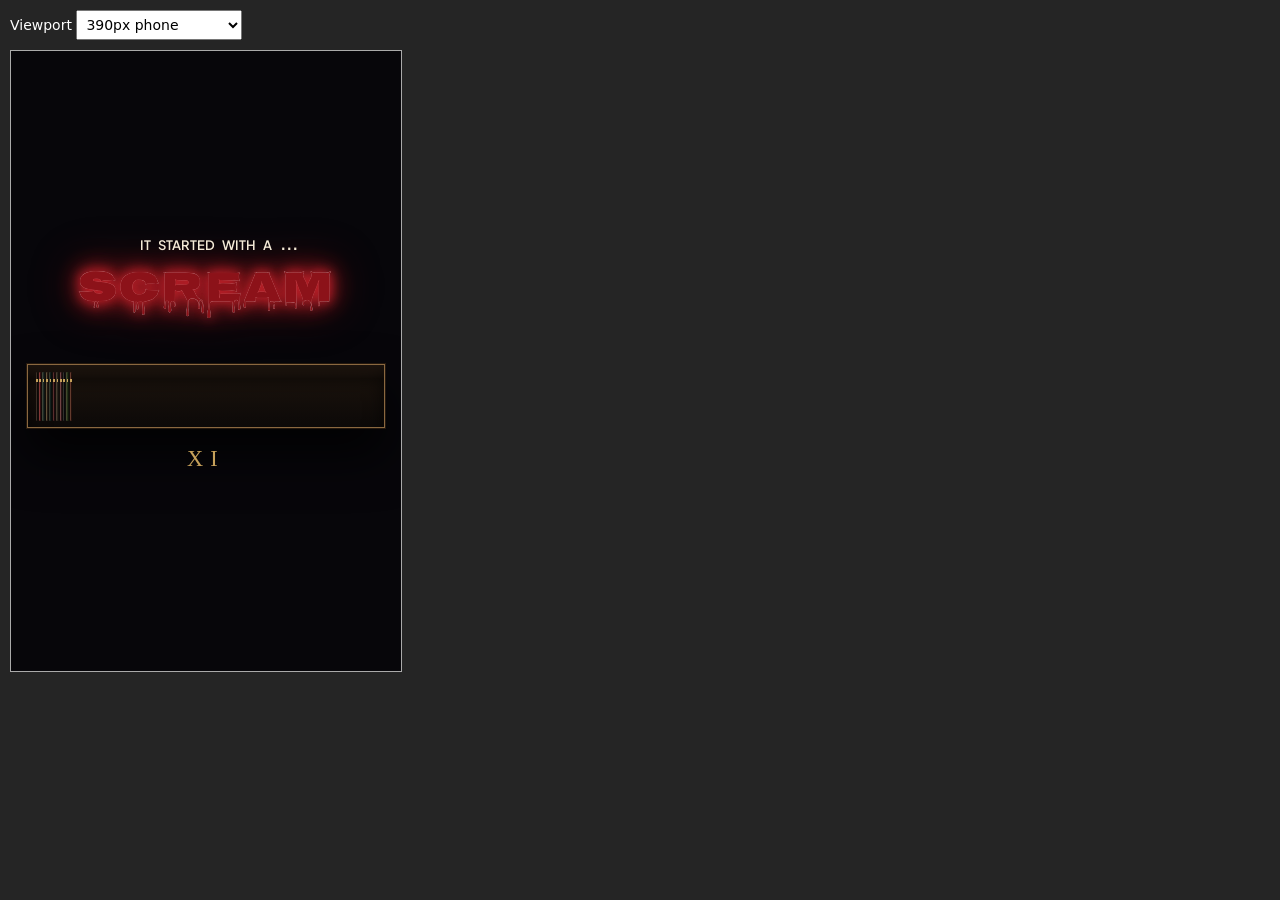
<file: tools/mobile-preview.html>
<!doctype html><html><head><meta name="viewport" content="width=device-width,initial-scale=1"><title>V16.1 mobile layout check</title><style>body{background:#252525;color:white;font:14px system-ui;margin:10px}iframe{display:block;border:1px solid #aaa;margin-top:10px;max-width:none}label{margin-right:10px}button,select{font:inherit;padding:5px}</style></head><body><label>Viewport <select id="size"><option value="390">390px phone</option><option value="320">320px small phone</option><option value="768">768px tablet</option></select></label><iframe title="Mobile website preview" id="preview" width="390" height="620" src="../?mobileqa=1"></iframe><script>const width=new URLSearchParams(location.search).get('width')||'390';document.querySelector('#preview').width=width;document.querySelector('#size').value=width;document.querySelector('#size').onchange=e=>document.querySelector('#preview').width=e.target.value;</script></body></html>
</file>
<file: assets/locations.css>
.locations-page .locations-actions {
  display: flex;
  align-items: stretch;
  flex-wrap: wrap;
  gap: .75rem;
}
.locations-page .locations-open-globe {
  display: inline-flex;
  align-items: center;
  justify-content: space-between;
  gap: 1.5rem;
  min-height: 48px;
  max-width: 100%;
  padding: .9rem 1.1rem;
  border: 1px solid #ac956c;
  border-radius: 3px;
  background: #302a20;
  color: #fff1d3;
  font: inherit;
  font-size: .85rem;
  font-weight: 600;
  line-height: 1.4;
  letter-spacing: .08em;
  text-align: left;
  cursor: pointer;
  transition: background .18s ease, border-color .18s ease;
}
.locations-page .locations-open-globe:hover {
  background: #493c27;
  border-color: #ebd3a1;
}
.locations-page .locations-open-globe:focus-visible {
  outline: 2px solid #fff1d3;
  outline-offset: 4px;
}
.locations-page .locations-view-room { background: transparent; }
.locations-page .locations-open-globe:disabled { opacity: .45; cursor: default; }
.locations-page .locations-instructions {
  max-width: 42ch;
  margin-top: 1rem;
  color: #c9c1b1;
  font-size: .95rem;
  line-height: 1.65;
}
@media (max-width: 480px) {
  .locations-page .locations-open-globe { width: 100%; gap: .75rem; font-size: .75rem; }
}
@media (prefers-reduced-motion: reduce) {
  .locations-page .locations-open-globe { transition: none; }
}
</file>
